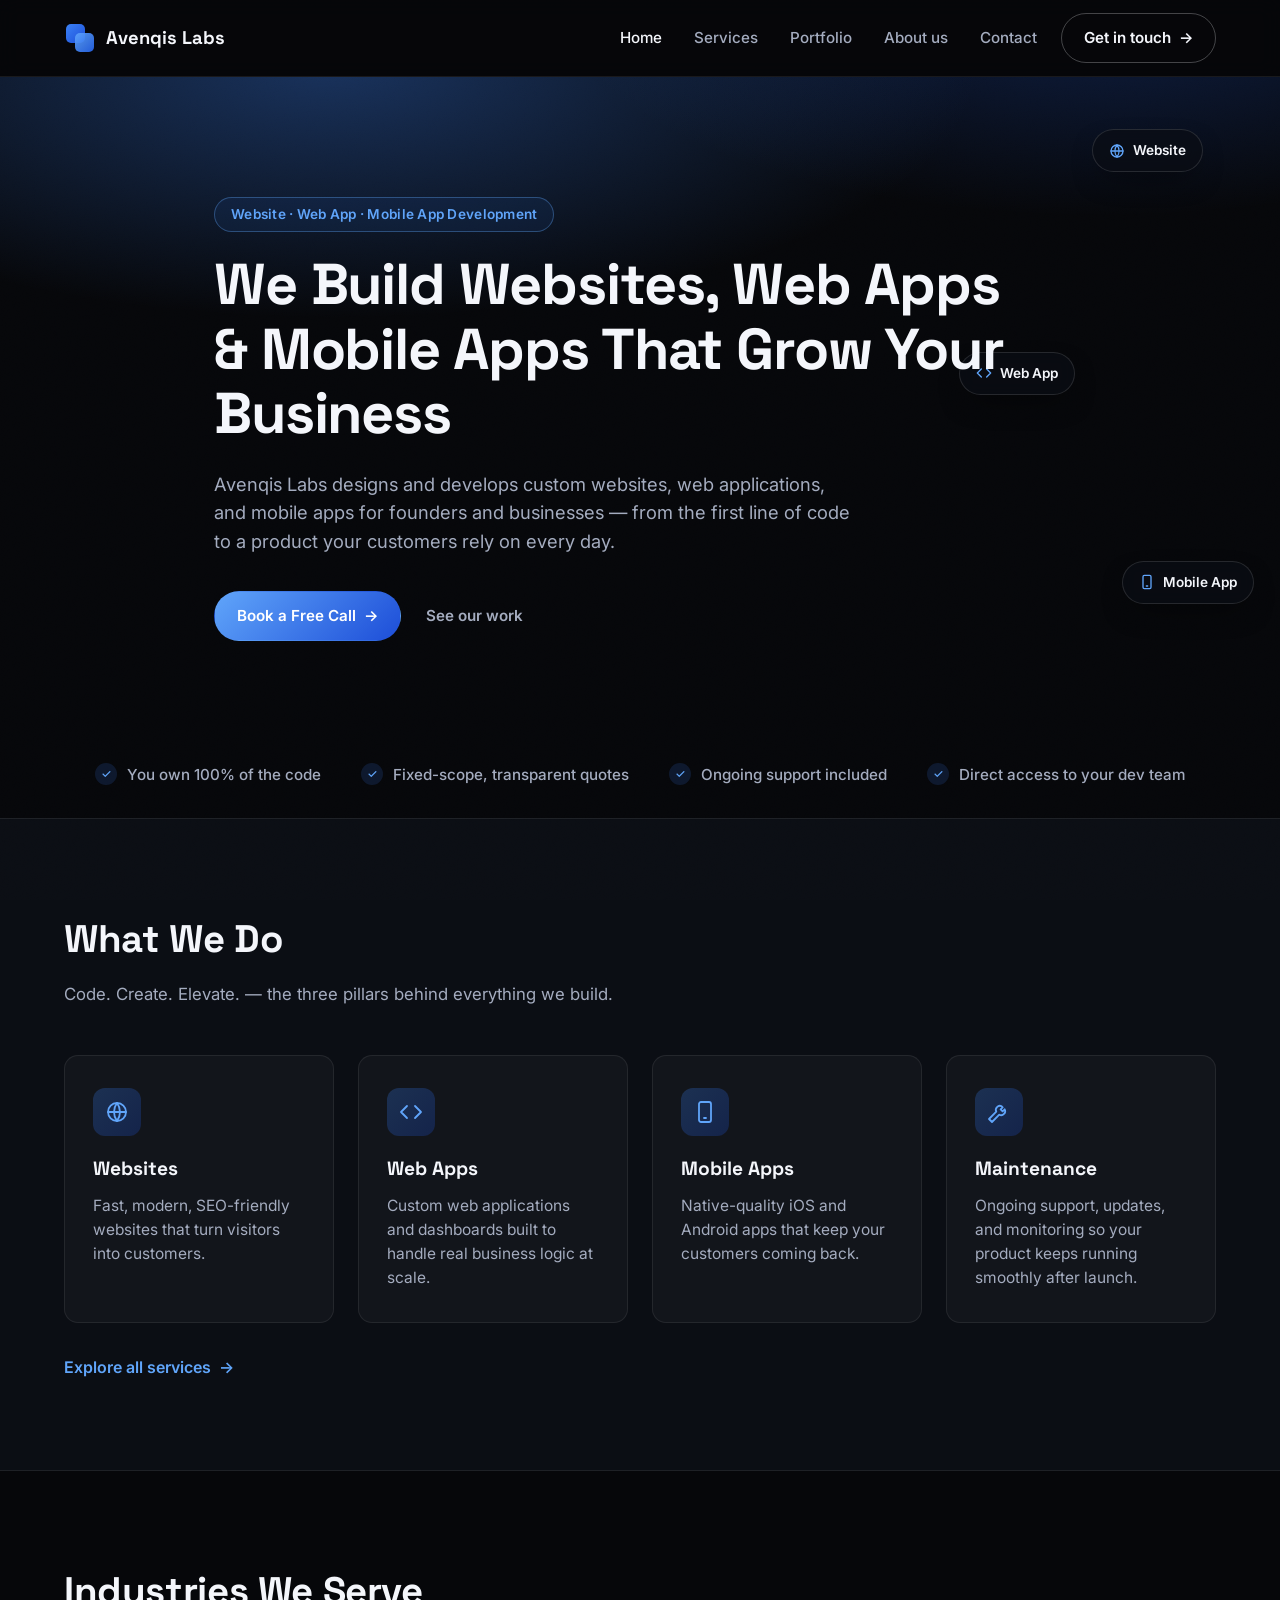
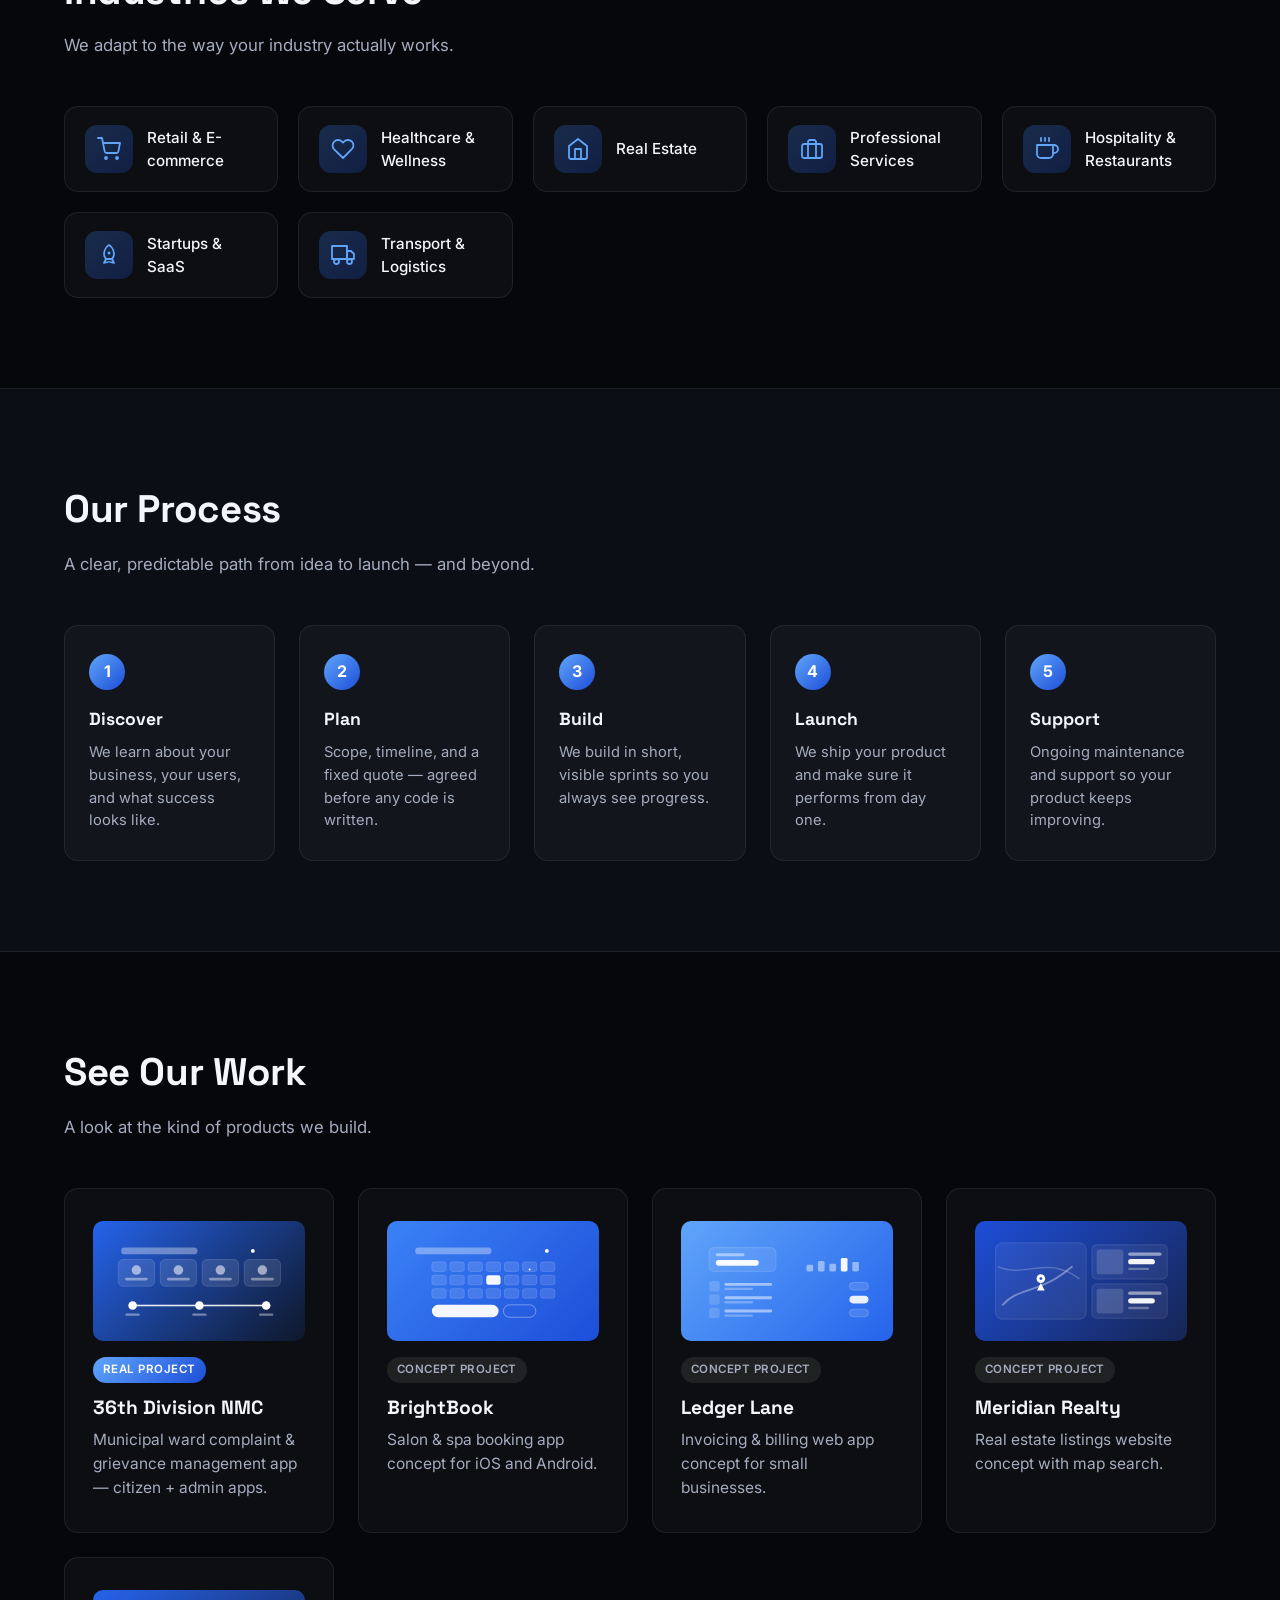
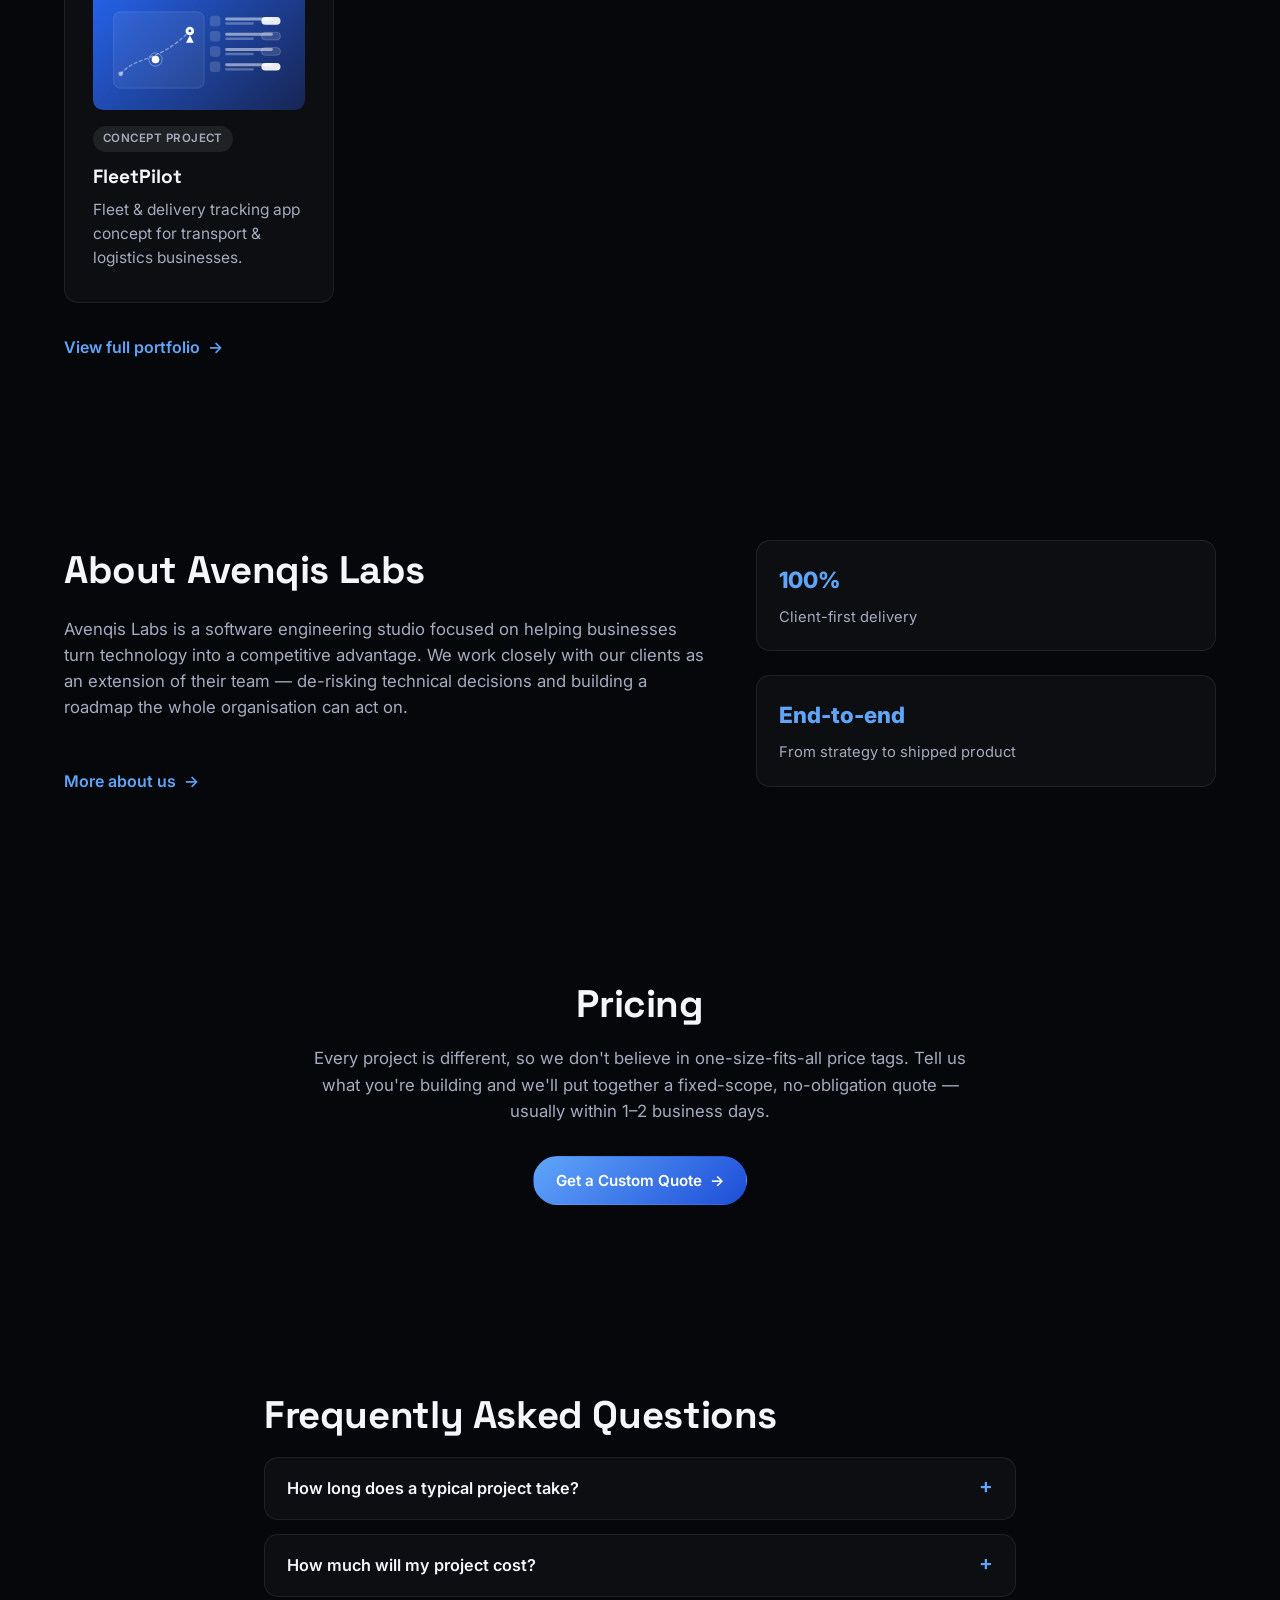
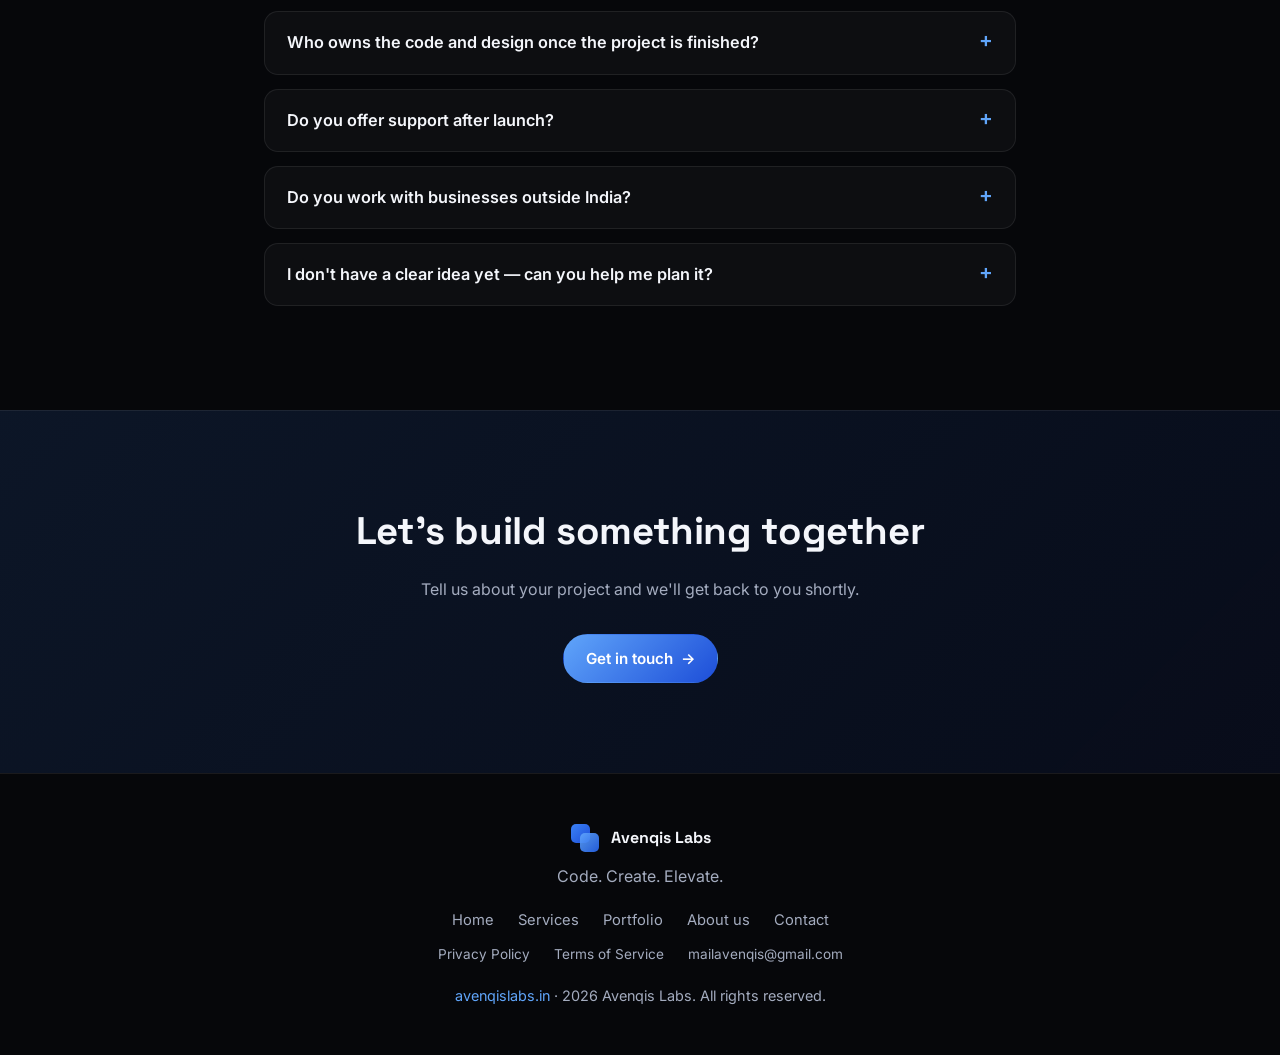
<file: index.html>
<!DOCTYPE html>
<html lang="en">
<head>
  <meta charset="UTF-8" />
  <meta name="viewport" content="width=device-width, initial-scale=1.0" />
  <title>Avenqis Labs — Website, Web &amp; Mobile App Development</title>
  <meta name="description" content="Avenqis Labs designs and builds websites, web applications, and mobile apps for businesses and founders — from first idea to a scalable, production-ready product." />
  <meta name="google-site-verification" content="ASEU326Nq_lVvv_I4R_B0Ywqc64Rmd7ocuXj6wnfUzA" />
  <link rel="canonical" href="https://avenqislabs.in/" />
  <link rel="icon" href="assets/logo-mark.svg" type="image/svg+xml" />
  <noscript><style>.reveal,.reveal-item{opacity:1!important;transform:none!important;}</style></noscript>
  <link rel="preconnect" href="https://fonts.googleapis.com">
  <link rel="preconnect" href="https://fonts.gstatic.com" crossorigin>
  <link href="https://fonts.googleapis.com/css2?family=Inter:wght@400;500;600;700;800&family=Space+Grotesk:wght@500;600;700&display=swap" rel="stylesheet">
  <link rel="stylesheet" href="css/base.css" />
  <link rel="stylesheet" href="css/home.css" />
</head>
<body data-page="home">

  <div id="site-header"></div>

  <main>
    <section class="hero">
      <div class="hero-glow" aria-hidden="true"></div>
      <div class="hero-floaters" aria-hidden="true">
        <span class="floater-chip chip-1">
          <svg viewBox="0 0 24 24"><circle cx="12" cy="12" r="9"/><path d="M3 12h18M12 3a15 15 0 010 18M12 3a15 15 0 000 18"/></svg>
          Website
        </span>
        <span class="floater-chip chip-2">
          <svg viewBox="0 0 24 24"><path d="M8 6L2 12l6 6"/><path d="M16 6l6 6-6 6"/></svg>
          Web App
        </span>
        <span class="floater-chip chip-3">
          <svg viewBox="0 0 24 24"><rect x="6" y="2" width="12" height="20" rx="2"/><line x1="11" y1="18" x2="13" y2="18"/></svg>
          Mobile App
        </span>
      </div>
      <div class="container hero-inner">
        <span class="hero-kicker">Website &middot; Web App &middot; Mobile App Development</span>
        <h1>
          We Build Websites, Web Apps<br class="hide-mobile" />
          &amp; Mobile Apps That Grow Your Business
        </h1>
        <p class="hero-sub">
          Avenqis Labs designs and develops custom websites, web applications,
          and mobile apps for founders and businesses — from the first line
          of code to a product your customers rely on every day.
        </p>
        <div class="hero-actions">
          <a href="/contact" class="btn btn-primary">Book a Free Call <span aria-hidden="true">&rarr;</span></a>
          <a href="/portfolio" class="btn btn-ghost">See our work</a>
        </div>
      </div>
    </section>

    <section class="trust-strip">
      <div class="container trust-strip-inner reveal-stagger">
        <div class="trust-item reveal-item">
          <span class="trust-icon">&#10003;</span>
          <span>You own 100% of the code</span>
        </div>
        <div class="trust-item reveal-item">
          <span class="trust-icon">&#10003;</span>
          <span>Fixed-scope, transparent quotes</span>
        </div>
        <div class="trust-item reveal-item">
          <span class="trust-icon">&#10003;</span>
          <span>Ongoing support included</span>
        </div>
        <div class="trust-item reveal-item">
          <span class="trust-icon">&#10003;</span>
          <span>Direct access to your dev team</span>
        </div>
      </div>
    </section>

    <section class="services-teaser">
      <div class="container">
        <h2 class="section-title reveal">What We Do</h2>
        <p class="section-sub reveal">Code. Create. Elevate. — the three pillars behind everything we build.</p>

        <div class="cards reveal-stagger">
          <article class="card reveal-item">
            <div class="card-icon"><svg viewBox="0 0 24 24"><circle cx="12" cy="12" r="9"/><path d="M3 12h18M12 3a15 15 0 010 18M12 3a15 15 0 000 18"/></svg></div>
            <h3>Websites</h3>
            <p>Fast, modern, SEO-friendly websites that turn visitors into customers.</p>
          </article>
          <article class="card reveal-item">
            <div class="card-icon"><svg viewBox="0 0 24 24"><path d="M8 6L2 12l6 6"/><path d="M16 6l6 6-6 6"/></svg></div>
            <h3>Web Apps</h3>
            <p>Custom web applications and dashboards built to handle real business logic at scale.</p>
          </article>
          <article class="card reveal-item">
            <div class="card-icon"><svg viewBox="0 0 24 24"><rect x="6" y="2" width="12" height="20" rx="2"/><line x1="11" y1="18" x2="13" y2="18"/></svg></div>
            <h3>Mobile Apps</h3>
            <p>Native-quality iOS and Android apps that keep your customers coming back.</p>
          </article>
          <article class="card reveal-item">
            <div class="card-icon"><svg viewBox="0 0 24 24"><path d="M14.7 6.3a4 4 0 00-5.4 5.4L2 19l3 3 7.3-7.3a4 4 0 005.4-5.4l-2.1 2.1-2-2 2.1-2.1z"/></svg></div>
            <h3>Maintenance</h3>
            <p>Ongoing support, updates, and monitoring so your product keeps running smoothly after launch.</p>
          </article>
        </div>

        <a href="/services" class="section-link">Explore all services <span aria-hidden="true">&rarr;</span></a>
      </div>
    </section>

    <section class="industries">
      <div class="container">
        <h2 class="section-title reveal">Industries We Serve</h2>
        <p class="section-sub reveal">We adapt to the way your industry actually works.</p>

        <div class="industry-grid reveal-stagger">
          <div class="industry-item reveal-item">
            <div class="card-icon"><svg viewBox="0 0 24 24"><circle cx="9" cy="21" r="1"/><circle cx="20" cy="21" r="1"/><path d="M1 1h4l2.68 13.39a2 2 0 002 1.61h9.72a2 2 0 002-1.61L23 6H6"/></svg></div>
            <span>Retail &amp; E-commerce</span>
          </div>
          <div class="industry-item reveal-item">
            <div class="card-icon"><svg viewBox="0 0 24 24"><path d="M20.8 4.6a5.5 5.5 0 00-7.8 0L12 5.6l-1-1a5.5 5.5 0 10-7.8 7.8l1 1L12 21l7.8-7.8 1-1a5.5 5.5 0 000-7.8z"/></svg></div>
            <span>Healthcare &amp; Wellness</span>
          </div>
          <div class="industry-item reveal-item">
            <div class="card-icon"><svg viewBox="0 0 24 24"><path d="M3 9l9-7 9 7v11a2 2 0 01-2 2H5a2 2 0 01-2-2z"/><path d="M9 22V12h6v10"/></svg></div>
            <span>Real Estate</span>
          </div>
          <div class="industry-item reveal-item">
            <div class="card-icon"><svg viewBox="0 0 24 24"><rect x="2" y="7" width="20" height="14" rx="2"/><path d="M16 21V5a2 2 0 00-2-2h-4a2 2 0 00-2 2v16"/></svg></div>
            <span>Professional Services</span>
          </div>
          <div class="industry-item reveal-item">
            <div class="card-icon"><svg viewBox="0 0 24 24"><path d="M18 8h1a4 4 0 010 8h-1"/><path d="M2 8h16v9a4 4 0 01-4 4H6a4 4 0 01-4-4z"/><line x1="6" y1="1" x2="6" y2="4"/><line x1="10" y1="1" x2="10" y2="4"/><line x1="14" y1="1" x2="14" y2="4"/></svg></div>
            <span>Hospitality &amp; Restaurants</span>
          </div>
          <div class="industry-item reveal-item">
            <div class="card-icon"><svg viewBox="0 0 24 24"><path d="M12 2s5 3 5 9c0 3-2 5-2 5H9s-2-2-2-5c0-6 5-9 5-9z"/><circle cx="12" cy="10" r="1.5" fill="currentColor" stroke="none"/><path d="M9 16l-2 4 4-1"/><path d="M15 16l2 4-4-1"/></svg></div>
            <span>Startups &amp; SaaS</span>
          </div>
          <div class="industry-item reveal-item">
            <div class="card-icon"><svg viewBox="0 0 24 24"><rect x="1" y="3" width="15" height="13"/><path d="M16 8h4l3 3v5h-7z"/><circle cx="5.5" cy="18.5" r="2.5"/><circle cx="18.5" cy="18.5" r="2.5"/></svg></div>
            <span>Transport &amp; Logistics</span>
          </div>
        </div>
      </div>
    </section>

    <section class="process">
      <div class="container">
        <h2 class="section-title reveal">Our Process</h2>
        <p class="section-sub reveal">A clear, predictable path from idea to launch — and beyond.</p>

        <div class="process-steps reveal-stagger">
          <div class="process-step reveal-item">
            <span class="process-num">1</span>
            <h3>Discover</h3>
            <p>We learn about your business, your users, and what success looks like.</p>
          </div>
          <div class="process-step reveal-item">
            <span class="process-num">2</span>
            <h3>Plan</h3>
            <p>Scope, timeline, and a fixed quote — agreed before any code is written.</p>
          </div>
          <div class="process-step reveal-item">
            <span class="process-num">3</span>
            <h3>Build</h3>
            <p>We build in short, visible sprints so you always see progress.</p>
          </div>
          <div class="process-step reveal-item">
            <span class="process-num">4</span>
            <h3>Launch</h3>
            <p>We ship your product and make sure it performs from day one.</p>
          </div>
          <div class="process-step reveal-item">
            <span class="process-num">5</span>
            <h3>Support</h3>
            <p>Ongoing maintenance and support so your product keeps improving.</p>
          </div>
        </div>
      </div>
    </section>

    <section class="portfolio-preview">
      <div class="container">
        <h2 class="section-title reveal">See Our Work</h2>
        <p class="section-sub reveal">A look at the kind of products we build.</p>

        <div class="cards reveal-stagger">
          <article class="card portfolio-mini-card reveal-item">
            <div class="portfolio-mini-visual" style="background: linear-gradient(135deg, #2563eb, #0f172a);">
              <svg viewBox="0 0 400 200" xmlns="http://www.w3.org/2000/svg" aria-hidden="true">
                <rect x="36" y="30" width="160" height="14" rx="7" fill="rgba(255,255,255,0.35)"/>
                <circle cx="312" cy="37" r="4" fill="#ffffff"/>
                <rect x="30" y="55" width="76" height="56" rx="10" fill="rgba(255,255,255,0.1)" stroke="rgba(255,255,255,0.3)"/>
                <circle cx="68" cy="77" r="10" fill="rgba(255,255,255,0.55)"/>
                <rect x="44" y="93" width="48" height="6" rx="3" fill="rgba(255,255,255,0.4)"/>
                <rect x="118" y="55" width="76" height="56" rx="10" fill="rgba(255,255,255,0.1)" stroke="rgba(255,255,255,0.3)"/>
                <circle cx="156" cy="77" r="10" fill="rgba(255,255,255,0.55)"/>
                <rect x="132" y="93" width="48" height="6" rx="3" fill="rgba(255,255,255,0.4)"/>
                <rect x="206" y="55" width="76" height="56" rx="10" fill="rgba(255,255,255,0.1)" stroke="rgba(255,255,255,0.3)"/>
                <circle cx="244" cy="77" r="10" fill="rgba(255,255,255,0.55)"/>
                <rect x="220" y="93" width="48" height="6" rx="3" fill="rgba(255,255,255,0.4)"/>
                <rect x="294" y="55" width="76" height="56" rx="10" fill="rgba(255,255,255,0.1)" stroke="rgba(255,255,255,0.3)"/>
                <circle cx="332" cy="77" r="10" fill="rgba(255,255,255,0.55)"/>
                <rect x="308" y="93" width="48" height="6" rx="3" fill="rgba(255,255,255,0.4)"/>
                <rect x="60" y="150" width="280" height="3" rx="1.5" fill="rgba(255,255,255,0.25)"/>
                <rect x="60" y="150" width="280" height="3" rx="1.5" fill="#ffffff" fill-opacity="0.85"/>
                <circle cx="60" cy="151.5" r="9" fill="#ffffff"/>
                <circle cx="200" cy="151.5" r="9" fill="#ffffff"/>
                <circle cx="340" cy="151.5" r="9" fill="#ffffff"/>
                <rect x="45" y="168" width="30" height="5" rx="2.5" fill="rgba(255,255,255,0.4)"/>
                <rect x="185" y="168" width="30" height="5" rx="2.5" fill="rgba(255,255,255,0.4)"/>
                <rect x="325" y="168" width="30" height="5" rx="2.5" fill="rgba(255,255,255,0.4)"/>
              </svg>
            </div>
            <span class="real-badge">Real Project</span>
            <h3>36th Division NMC</h3>
            <p>Municipal ward complaint &amp; grievance management app — citizen + admin apps.</p>
          </article>
          <article class="card portfolio-mini-card reveal-item">
            <div class="portfolio-mini-visual" style="background: linear-gradient(135deg, #3b82f6, #1d4ed8);">
              <svg viewBox="0 0 400 200" xmlns="http://www.w3.org/2000/svg" aria-hidden="true">
                <rect x="36" y="30" width="160" height="14" rx="7" fill="rgba(255,255,255,0.35)"/>
                <circle cx="312" cy="37" r="4" fill="#ffffff"/>
                <rect x="71" y="60" width="30" height="20" rx="5" fill="rgba(255,255,255,0.12)" stroke="rgba(255,255,255,0.3)"/>
                <rect x="109" y="60" width="30" height="20" rx="5" fill="rgba(255,255,255,0.12)" stroke="rgba(255,255,255,0.3)"/>
                <rect x="147" y="60" width="30" height="20" rx="5" fill="rgba(255,255,255,0.12)" stroke="rgba(255,255,255,0.3)"/>
                <rect x="185" y="60" width="30" height="20" rx="5" fill="rgba(255,255,255,0.12)" stroke="rgba(255,255,255,0.3)"/>
                <rect x="223" y="60" width="30" height="20" rx="5" fill="rgba(255,255,255,0.12)" stroke="rgba(255,255,255,0.3)"/>
                <rect x="261" y="60" width="30" height="20" rx="5" fill="rgba(255,255,255,0.12)" stroke="rgba(255,255,255,0.3)"/>
                <circle cx="276" cy="76" r="2" fill="#ffffff"/>
                <rect x="299" y="60" width="30" height="20" rx="5" fill="rgba(255,255,255,0.12)" stroke="rgba(255,255,255,0.3)"/>
                <rect x="71" y="88" width="30" height="20" rx="5" fill="rgba(255,255,255,0.12)" stroke="rgba(255,255,255,0.3)"/>
                <rect x="109" y="88" width="30" height="20" rx="5" fill="rgba(255,255,255,0.12)" stroke="rgba(255,255,255,0.3)"/>
                <rect x="147" y="88" width="30" height="20" rx="5" fill="rgba(255,255,255,0.12)" stroke="rgba(255,255,255,0.3)"/>
                <rect x="185" y="88" width="30" height="20" rx="5" fill="#ffffff" fill-opacity="0.95"/>
                <rect x="223" y="88" width="30" height="20" rx="5" fill="rgba(255,255,255,0.12)" stroke="rgba(255,255,255,0.3)"/>
                <rect x="261" y="88" width="30" height="20" rx="5" fill="rgba(255,255,255,0.12)" stroke="rgba(255,255,255,0.3)"/>
                <rect x="299" y="88" width="30" height="20" rx="5" fill="rgba(255,255,255,0.12)" stroke="rgba(255,255,255,0.3)"/>
                <rect x="71" y="116" width="30" height="20" rx="5" fill="rgba(255,255,255,0.12)" stroke="rgba(255,255,255,0.3)"/>
                <rect x="109" y="116" width="30" height="20" rx="5" fill="rgba(255,255,255,0.12)" stroke="rgba(255,255,255,0.3)"/>
                <rect x="147" y="116" width="30" height="20" rx="5" fill="rgba(255,255,255,0.12)" stroke="rgba(255,255,255,0.3)"/>
                <rect x="185" y="116" width="30" height="20" rx="5" fill="rgba(255,255,255,0.12)" stroke="rgba(255,255,255,0.3)"/>
                <rect x="223" y="116" width="30" height="20" rx="5" fill="rgba(255,255,255,0.12)" stroke="rgba(255,255,255,0.3)"/>
                <rect x="261" y="116" width="30" height="20" rx="5" fill="rgba(255,255,255,0.12)" stroke="rgba(255,255,255,0.3)"/>
                <rect x="299" y="116" width="30" height="20" rx="5" fill="rgba(255,255,255,0.12)" stroke="rgba(255,255,255,0.3)"/>
                <rect x="71" y="150" width="140" height="26" rx="13" fill="#ffffff" fill-opacity="0.95"/>
                <rect x="221" y="150" width="68" height="26" rx="13" fill="none" stroke="rgba(255,255,255,0.5)" stroke-width="1.5"/>
              </svg>
            </div>
            <span class="concept-badge">Concept Project</span>
            <h3>BrightBook</h3>
            <p>Salon &amp; spa booking app concept for iOS and Android.</p>
          </article>
          <article class="card portfolio-mini-card reveal-item">
            <div class="portfolio-mini-visual" style="background: linear-gradient(135deg, #60a5fa, #2563eb);">
              <svg viewBox="0 0 400 200" xmlns="http://www.w3.org/2000/svg" aria-hidden="true">
                <rect x="36" y="30" width="140" height="50" rx="10" fill="rgba(255,255,255,0.08)" stroke="rgba(255,255,255,0.3)"/>
                <rect x="50" y="42" width="60" height="6" rx="3" fill="rgba(255,255,255,0.45)"/>
                <rect x="50" y="56" width="90" height="12" rx="6" fill="#ffffff" fill-opacity="0.95"/>
                <rect x="240" y="66" width="14" height="14" rx="3" fill="rgba(255,255,255,0.45)"/>
                <rect x="264" y="58" width="14" height="22" rx="3" fill="rgba(255,255,255,0.45)"/>
                <rect x="288" y="64" width="14" height="16" rx="3" fill="rgba(255,255,255,0.45)"/>
                <rect x="312" y="52" width="14" height="28" rx="3" fill="#ffffff" fill-opacity="0.95"/>
                <rect x="336" y="60" width="14" height="20" rx="3" fill="rgba(255,255,255,0.45)"/>
                <rect x="36" y="100" width="22" height="22" rx="6" fill="rgba(255,255,255,0.15)"/>
                <rect x="68" y="104" width="100" height="6" rx="3" fill="rgba(255,255,255,0.5)"/>
                <rect x="68" y="114" width="60" height="5" rx="2.5" fill="rgba(255,255,255,0.28)"/>
                <rect x="330" y="103" width="40" height="16" rx="8" fill="rgba(255,255,255,0.12)" stroke="rgba(255,255,255,0.4)"/>
                <rect x="36" y="128" width="22" height="22" rx="6" fill="rgba(255,255,255,0.15)"/>
                <rect x="68" y="132" width="100" height="6" rx="3" fill="rgba(255,255,255,0.5)"/>
                <rect x="68" y="142" width="60" height="5" rx="2.5" fill="rgba(255,255,255,0.28)"/>
                <rect x="330" y="131" width="40" height="16" rx="8" fill="#ffffff" fill-opacity="0.9"/>
                <rect x="36" y="156" width="22" height="22" rx="6" fill="rgba(255,255,255,0.15)"/>
                <rect x="68" y="160" width="100" height="6" rx="3" fill="rgba(255,255,255,0.5)"/>
                <rect x="68" y="170" width="60" height="5" rx="2.5" fill="rgba(255,255,255,0.28)"/>
                <rect x="330" y="159" width="40" height="16" rx="8" fill="rgba(255,255,255,0.12)" stroke="rgba(255,255,255,0.4)"/>
              </svg>
            </div>
            <span class="concept-badge">Concept Project</span>
            <h3>Ledger Lane</h3>
            <p>Invoicing &amp; billing web app concept for small businesses.</p>
          </article>
          <article class="card portfolio-mini-card reveal-item">
            <div class="portfolio-mini-visual" style="background: linear-gradient(135deg, #1d4ed8, #172554);">
              <svg viewBox="0 0 400 200" xmlns="http://www.w3.org/2000/svg" aria-hidden="true">
                <rect x="20" y="20" width="190" height="160" rx="14" fill="rgba(255,255,255,0.06)" stroke="rgba(255,255,255,0.25)"/>
                <path d="M35,150 C70,110 110,130 180,70" stroke="rgba(255,255,255,0.35)" stroke-width="4" fill="none" stroke-linecap="round"/>
                <path d="M25,70 C80,95 130,45 195,95" stroke="rgba(255,255,255,0.22)" stroke-width="3" fill="none" stroke-linecap="round"/>
                <circle cx="115" cy="95" r="9" fill="#ffffff"/>
                <path d="M115,104 L107,120 L123,120 Z" fill="#ffffff"/>
                <circle cx="115" cy="95" r="3" fill="#1d4ed8"/>
                <rect x="222" y="24" width="158" height="72" rx="10" fill="rgba(255,255,255,0.06)" stroke="rgba(255,255,255,0.25)"/>
                <rect x="232" y="34" width="56" height="52" rx="6" fill="rgba(255,255,255,0.15)"/>
                <rect x="298" y="40" width="70" height="7" rx="3.5" fill="rgba(255,255,255,0.5)"/>
                <rect x="298" y="54" width="56" height="11" rx="5.5" fill="#ffffff" fill-opacity="0.95"/>
                <rect x="298" y="72" width="44" height="5" rx="2.5" fill="rgba(255,255,255,0.3)"/>
                <rect x="222" y="106" width="158" height="72" rx="10" fill="rgba(255,255,255,0.06)" stroke="rgba(255,255,255,0.25)"/>
                <rect x="232" y="116" width="56" height="52" rx="6" fill="rgba(255,255,255,0.15)"/>
                <rect x="298" y="122" width="70" height="7" rx="3.5" fill="rgba(255,255,255,0.5)"/>
                <rect x="298" y="136" width="56" height="11" rx="5.5" fill="#ffffff" fill-opacity="0.95"/>
                <rect x="298" y="154" width="44" height="5" rx="2.5" fill="rgba(255,255,255,0.3)"/>
              </svg>
            </div>
            <span class="concept-badge">Concept Project</span>
            <h3>Meridian Realty</h3>
            <p>Real estate listings website concept with map search.</p>
          </article>
          <article class="card portfolio-mini-card reveal-item">
            <div class="portfolio-mini-visual" style="background: linear-gradient(135deg, #2563eb, #172554);">
              <svg viewBox="0 0 400 200" xmlns="http://www.w3.org/2000/svg" aria-hidden="true">
                <rect x="20" y="20" width="190" height="160" rx="14" fill="rgba(255,255,255,0.06)" stroke="rgba(255,255,255,0.25)"/>
                <path d="M35,150 C70,110 110,130 180,60" stroke="rgba(255,255,255,0.4)" stroke-width="3" fill="none" stroke-linecap="round" stroke-dasharray="6,6"/>
                <circle cx="35" cy="150" r="5" fill="rgba(255,255,255,0.5)"/>
                <circle cx="108" cy="120" r="14" fill="none" stroke="#ffffff" stroke-opacity="0.35" stroke-width="2"/>
                <circle cx="108" cy="120" r="8" fill="#ffffff"/>
                <circle cx="180" cy="60" r="9" fill="#ffffff"/>
                <path d="M180,69 L172,85 L188,85 Z" fill="#ffffff"/>
                <circle cx="180" cy="60" r="3" fill="#1d4ed8"/>
                <rect x="222" y="28" width="22" height="22" rx="6" fill="rgba(255,255,255,0.15)"/>
                <rect x="254" y="32" width="100" height="6" rx="3" fill="rgba(255,255,255,0.5)"/>
                <rect x="254" y="42" width="60" height="5" rx="2.5" fill="rgba(255,255,255,0.28)"/>
                <rect x="330" y="31" width="40" height="16" rx="8" fill="#ffffff" fill-opacity="0.9"/>
                <rect x="222" y="60" width="22" height="22" rx="6" fill="rgba(255,255,255,0.15)"/>
                <rect x="254" y="64" width="100" height="6" rx="3" fill="rgba(255,255,255,0.5)"/>
                <rect x="254" y="74" width="60" height="5" rx="2.5" fill="rgba(255,255,255,0.28)"/>
                <rect x="330" y="63" width="40" height="16" rx="8" fill="rgba(255,255,255,0.12)" stroke="rgba(255,255,255,0.4)"/>
                <rect x="222" y="92" width="22" height="22" rx="6" fill="rgba(255,255,255,0.15)"/>
                <rect x="254" y="96" width="100" height="6" rx="3" fill="rgba(255,255,255,0.5)"/>
                <rect x="254" y="106" width="60" height="5" rx="2.5" fill="rgba(255,255,255,0.28)"/>
                <rect x="330" y="95" width="40" height="16" rx="8" fill="rgba(255,255,255,0.12)" stroke="rgba(255,255,255,0.4)"/>
                <rect x="222" y="124" width="22" height="22" rx="6" fill="rgba(255,255,255,0.15)"/>
                <rect x="254" y="128" width="100" height="6" rx="3" fill="rgba(255,255,255,0.5)"/>
                <rect x="254" y="138" width="60" height="5" rx="2.5" fill="rgba(255,255,255,0.28)"/>
                <rect x="330" y="127" width="40" height="16" rx="8" fill="#ffffff" fill-opacity="0.9"/>
              </svg>
            </div>
            <span class="concept-badge">Concept Project</span>
            <h3>FleetPilot</h3>
            <p>Fleet &amp; delivery tracking app concept for transport &amp; logistics businesses.</p>
          </article>
        </div>

        <a href="/portfolio" class="section-link">View full portfolio <span aria-hidden="true">&rarr;</span></a>
      </div>
    </section>

    <section class="about-teaser">
      <div class="container about-teaser-inner reveal-stagger">
        <div class="reveal-item">
          <h2 class="section-title">About Avenqis Labs</h2>
          <p>
            Avenqis Labs is a software engineering studio focused on helping
            businesses turn technology into a competitive advantage. We work
            closely with our clients as an extension of their team —
            de-risking technical decisions and building a roadmap the whole
            organisation can act on.
          </p>
          <a href="/about" class="section-link">More about us <span aria-hidden="true">&rarr;</span></a>
        </div>
        <div class="about-teaser-stats reveal-item">
          <div class="stat">
            <span class="stat-num">100%</span>
            <span class="stat-label">Client-first delivery</span>
          </div>
          <div class="stat">
            <span class="stat-num">End-to-end</span>
            <span class="stat-label">From strategy to shipped product</span>
          </div>
        </div>
      </div>
    </section>

    <section class="pricing-section">
      <div class="container pricing-inner reveal">
        <h2 class="section-title">Pricing</h2>
        <p class="section-sub">
          Every project is different, so we don't believe in one-size-fits-all
          price tags. Tell us what you're building and we'll put together a
          fixed-scope, no-obligation quote — usually within 1–2 business days.
        </p>
        <a href="/contact" class="btn btn-primary">Get a Custom Quote <span aria-hidden="true">&rarr;</span></a>
      </div>
    </section>

    <section class="faq">
      <div class="container faq-inner reveal-stagger">
        <h2 class="section-title reveal-item">Frequently Asked Questions</h2>

        <details class="faq-item reveal-item">
          <summary>How long does a typical project take?</summary>
          <p>Most websites take 2–4 weeks, web apps 4–10 weeks, and mobile apps 8–14 weeks depending on scope. You'll get a specific timeline as part of your quote before any work begins.</p>
        </details>
        <details class="faq-item reveal-item">
          <summary>How much will my project cost?</summary>
          <p>It depends on scope and complexity. We provide a fixed, custom quote after a short discovery call — no surprise invoices along the way.</p>
        </details>
        <details class="faq-item reveal-item">
          <summary>Who owns the code and design once the project is finished?</summary>
          <p>You do — 100%. Once your project is paid in full, all code, design files, and assets belong to you outright.</p>
        </details>
        <details class="faq-item reveal-item">
          <summary>Do you offer support after launch?</summary>
          <p>Yes. Every project includes a post-launch support window, and we offer ongoing maintenance plans for ports, updates, and monitoring after that.</p>
        </details>
        <details class="faq-item reveal-item">
          <summary>Do you work with businesses outside India?</summary>
          <p>Yes — we work with clients across time zones, including the US. We're available 24/7 and happy to schedule calls whenever works best for you.</p>
        </details>
        <details class="faq-item reveal-item">
          <summary>I don't have a clear idea yet — can you help me plan it?</summary>
          <p>Absolutely. The "Discover" phase of our process exists exactly for this — we'll help you turn a rough idea into a clear, scoped plan.</p>
        </details>
      </div>
    </section>

    <section class="contact-teaser">
      <div class="container reveal">
        <h2 class="section-title">Let's build something together</h2>
        <p>Tell us about your project and we'll get back to you shortly.</p>
        <a href="/contact" class="btn btn-primary">Get in touch <span aria-hidden="true">&rarr;</span></a>
      </div>
    </section>
  </main>

  <div id="site-footer"></div>

  <script src="js/partials.js"></script>
  <script src="js/nav.js"></script>
  <script src="js/enhance.js"></script>
</body>
</html>
</file>
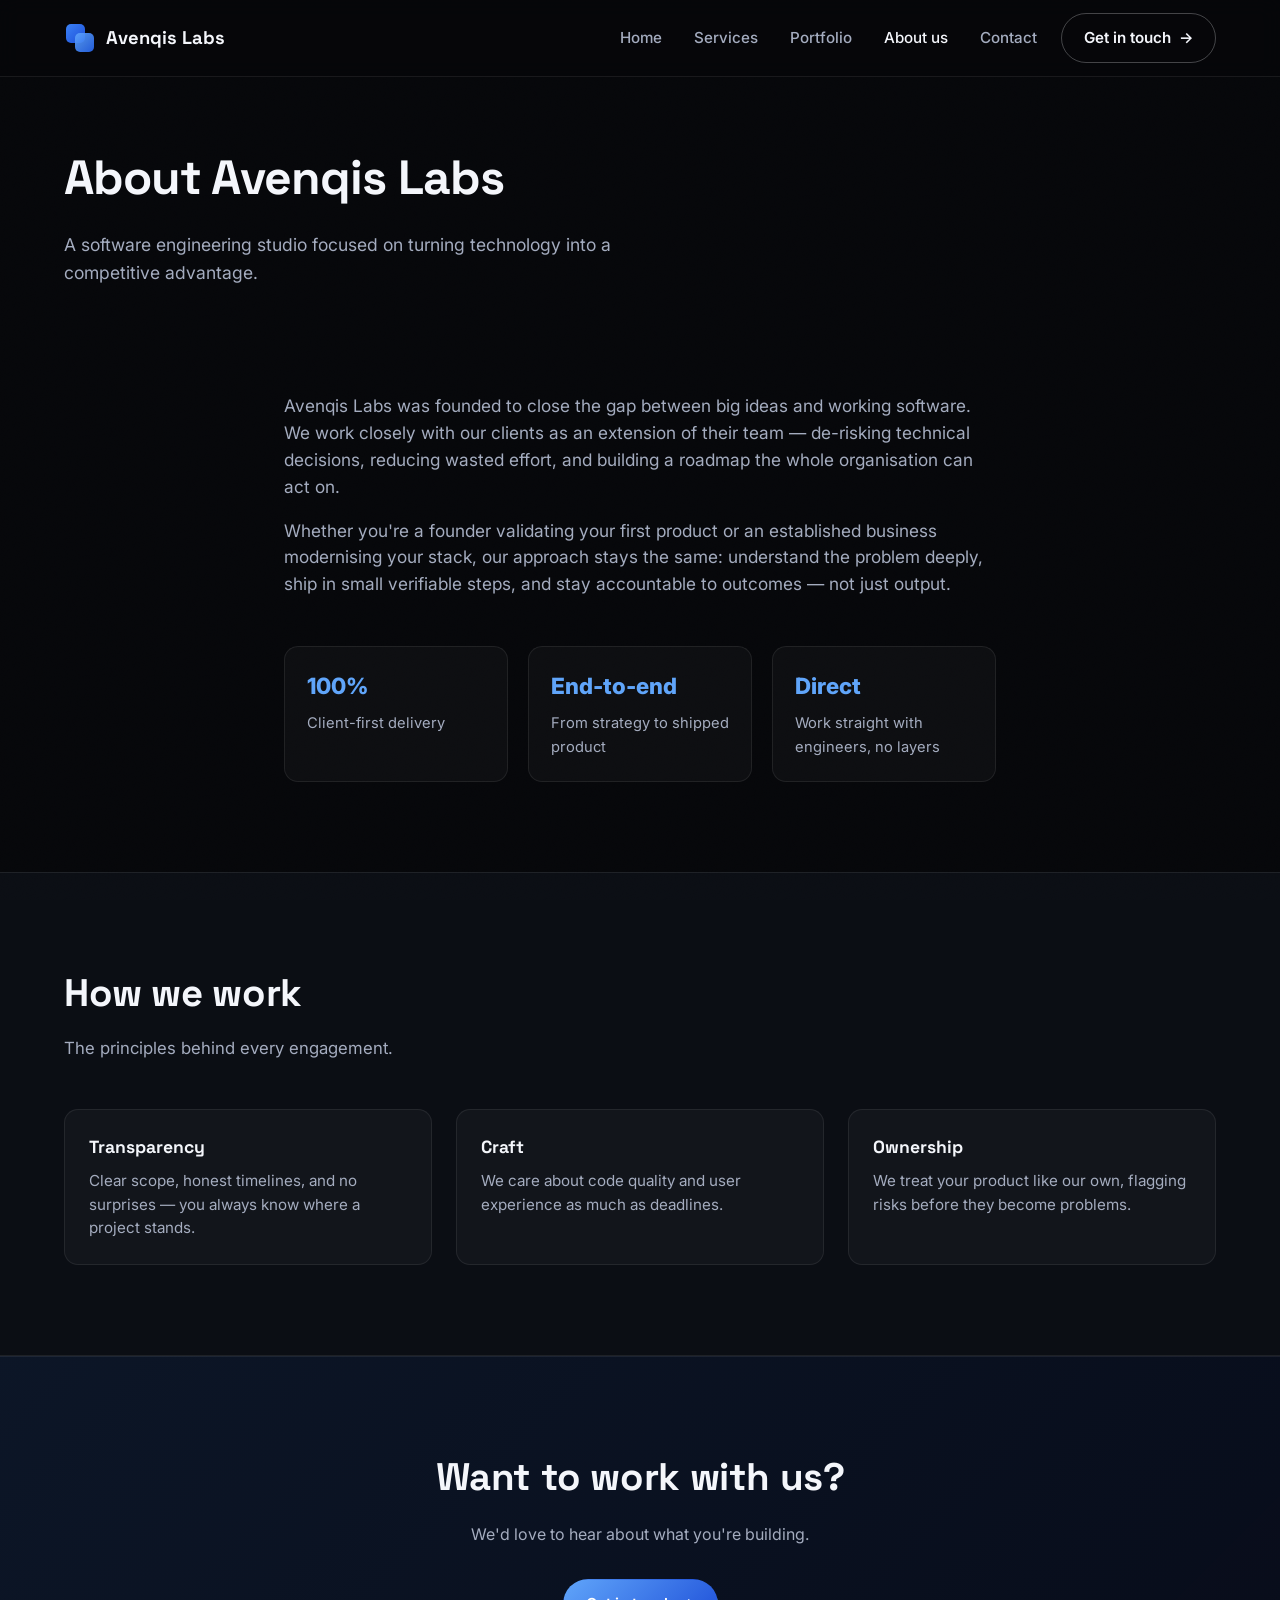
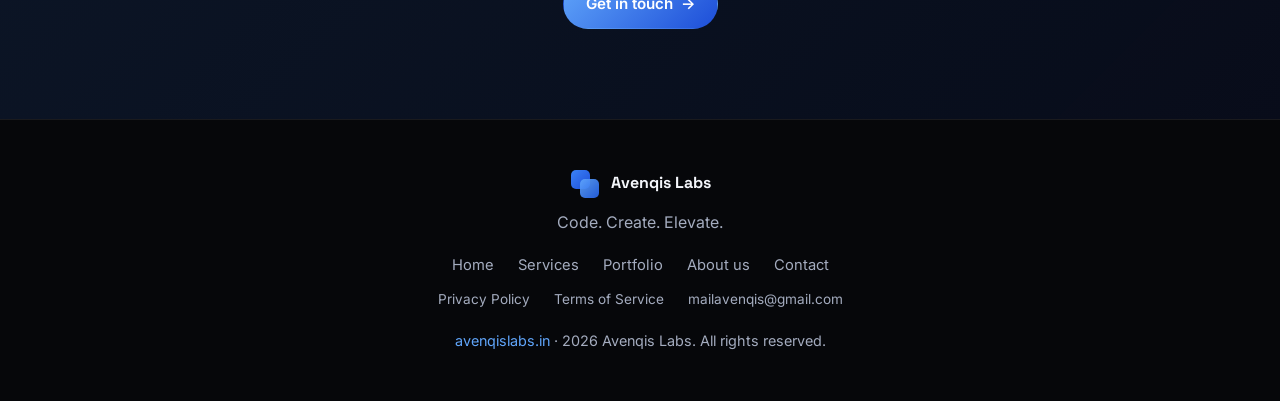
<file: about.html>
<!DOCTYPE html>
<html lang="en">
<head>
  <meta charset="UTF-8" />
  <meta name="viewport" content="width=device-width, initial-scale=1.0" />
  <title>About us — Avenqis Labs</title>
  <meta name="description" content="Avenqis Labs is a software engineering studio focused on turning technology into a competitive advantage for our clients." />
  <link rel="canonical" href="https://avenqislabs.in/about" />
  <link rel="icon" href="assets/logo-mark.svg" type="image/svg+xml" />
  <noscript><style>.reveal,.reveal-item{opacity:1!important;transform:none!important;}</style></noscript>
  <link rel="preconnect" href="https://fonts.googleapis.com">
  <link rel="preconnect" href="https://fonts.gstatic.com" crossorigin>
  <link href="https://fonts.googleapis.com/css2?family=Inter:wght@400;500;600;700;800&family=Space+Grotesk:wght@500;600;700&display=swap" rel="stylesheet">
  <link rel="stylesheet" href="css/base.css" />
  <link rel="stylesheet" href="css/about.css" />
</head>
<body data-page="about">

  <div id="site-header"></div>

  <main>
    <section class="page-header">
      <div class="container reveal">
        <h1>About Avenqis Labs</h1>
        <p>A software engineering studio focused on turning technology into a competitive advantage.</p>
      </div>
    </section>

    <section>
      <div class="container about-mission reveal">
        <p>
          Avenqis Labs was founded to close the gap between big ideas and
          working software. We work closely with our clients as an
          extension of their team — de-risking technical decisions, reducing
          wasted effort, and building a roadmap the whole organisation can
          act on.
        </p>
        <p>
          Whether you're a founder validating your first product or an
          established business modernising your stack, our approach stays
          the same: understand the problem deeply, ship in small
          verifiable steps, and stay accountable to outcomes — not just
          output.
        </p>

        <div class="about-stats-grid reveal-stagger">
          <div class="stat reveal-item">
            <span class="stat-num">100%</span>
            <span class="stat-label">Client-first delivery</span>
          </div>
          <div class="stat reveal-item">
            <span class="stat-num">End-to-end</span>
            <span class="stat-label">From strategy to shipped product</span>
          </div>
          <div class="stat reveal-item">
            <span class="stat-num">Direct</span>
            <span class="stat-label">Work straight with engineers, no layers</span>
          </div>
        </div>
      </div>
    </section>

    <section class="values-section">
      <div class="container">
        <h2 class="section-title reveal">How we work</h2>
        <p class="section-sub reveal">The principles behind every engagement.</p>

        <div class="values-grid reveal-stagger">
          <div class="value-item reveal-item">
            <h3>Transparency</h3>
            <p>Clear scope, honest timelines, and no surprises — you always know where a project stands.</p>
          </div>
          <div class="value-item reveal-item">
            <h3>Craft</h3>
            <p>We care about code quality and user experience as much as deadlines.</p>
          </div>
          <div class="value-item reveal-item">
            <h3>Ownership</h3>
            <p>We treat your product like our own, flagging risks before they become problems.</p>
          </div>
        </div>
      </div>
    </section>

    <section class="contact-teaser">
      <div class="container reveal">
        <h2 class="section-title">Want to work with us?</h2>
        <p>We'd love to hear about what you're building.</p>
        <a href="/contact" class="btn btn-primary">Get in touch <span aria-hidden="true">&rarr;</span></a>
      </div>
    </section>
  </main>

  <div id="site-footer"></div>

  <script src="js/partials.js"></script>
  <script src="js/nav.js"></script>
  <script src="js/enhance.js"></script>
</body>
</html>
</file>
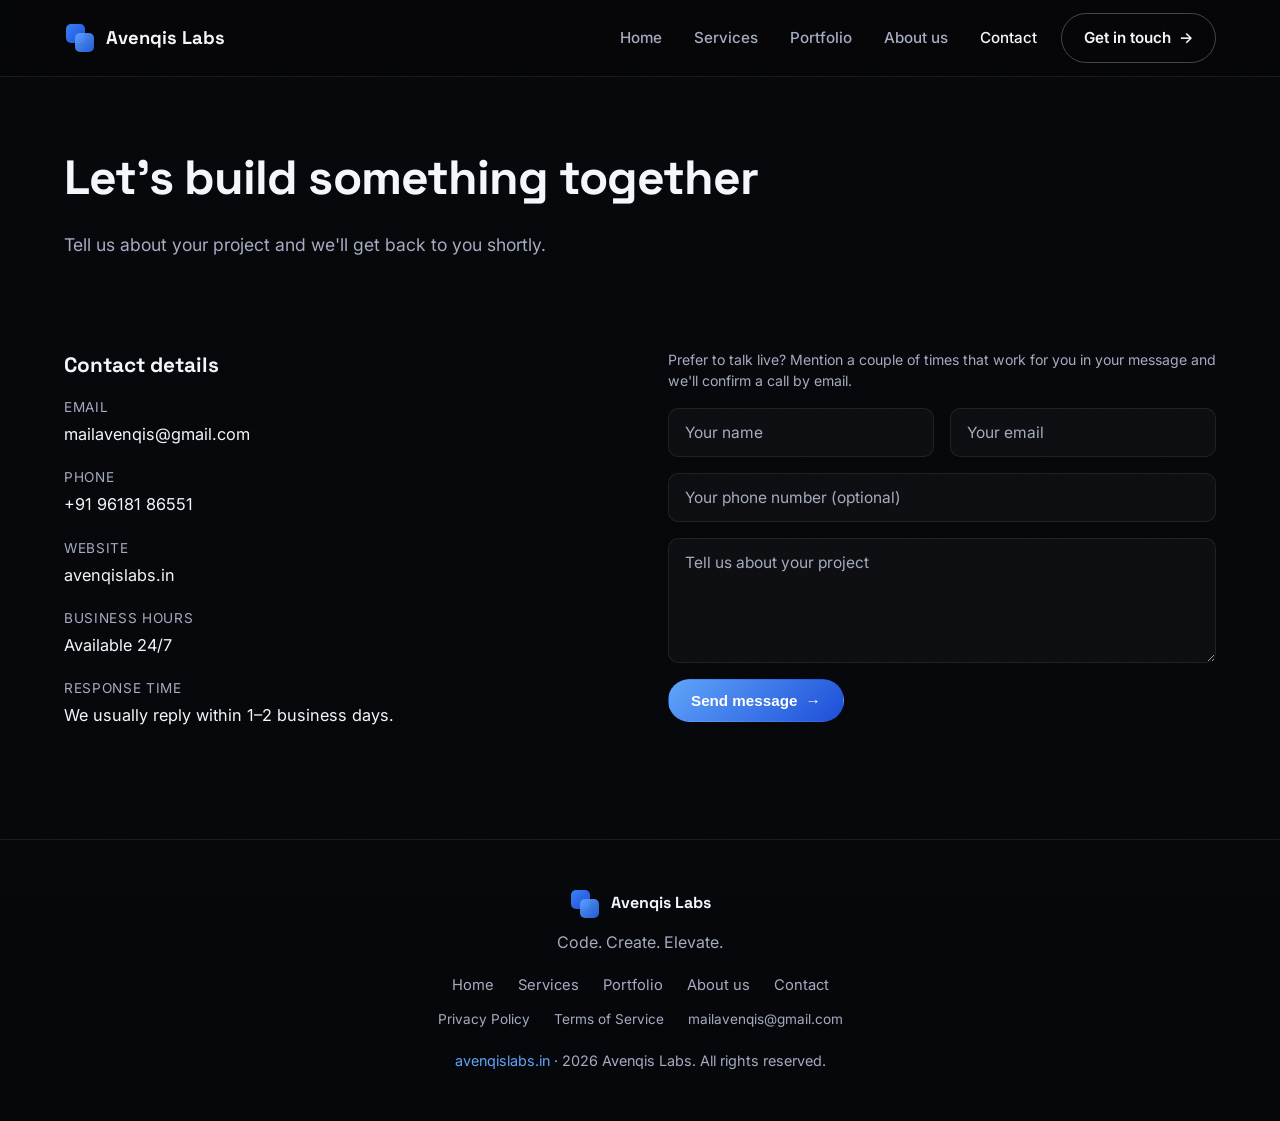
<file: contact.html>
<!DOCTYPE html>
<html lang="en">
<head>
  <meta charset="UTF-8" />
  <meta name="viewport" content="width=device-width, initial-scale=1.0" />
  <title>Contact — Avenqis Labs</title>
  <meta name="description" content="Get in touch with Avenqis Labs to talk about your next software project." />
  <link rel="canonical" href="https://avenqislabs.in/contact" />
  <link rel="icon" href="assets/logo-mark.svg" type="image/svg+xml" />
  <noscript><style>.reveal,.reveal-item{opacity:1!important;transform:none!important;}</style></noscript>
  <link rel="preconnect" href="https://fonts.googleapis.com">
  <link rel="preconnect" href="https://fonts.gstatic.com" crossorigin>
  <link href="https://fonts.googleapis.com/css2?family=Inter:wght@400;500;600;700;800&family=Space+Grotesk:wght@500;600;700&display=swap" rel="stylesheet">
  <link rel="stylesheet" href="css/base.css" />
  <link rel="stylesheet" href="css/contact.css" />
</head>
<body data-page="contact">

  <div id="site-header"></div>

  <main>
    <section class="page-header">
      <div class="container reveal">
        <h1>Let's build something together</h1>
        <p>Tell us about your project and we'll get back to you shortly.</p>
      </div>
    </section>

    <section>
      <div class="container contact-layout reveal-stagger">
        <div class="contact-info reveal-item">
          <h2>Contact details</h2>
          <div class="contact-info-item">
            <span>Email</span>
            <a href="mailto:mailavenqis@gmail.com">mailavenqis@gmail.com</a>
          </div>
          <div class="contact-info-item">
            <span>Phone</span>
            <a href="tel:+919618186551">+91 96181 86551</a>
          </div>
          <div class="contact-info-item">
            <span>Website</span>
            <a href="https://avenqislabs.in">avenqislabs.in</a>
          </div>
          <div class="contact-info-item">
            <span>Business hours</span>
            <p>Available 24/7</p>
          </div>
          <div class="contact-info-item">
            <span>Response time</span>
            <p>We usually reply within 1–2 business days.</p>
          </div>
        </div>

        <form
          class="contact-form reveal-item"
          id="contactForm"
          action="https://formspree.io/f/mdeodvqq"
          method="POST"
        >
          <p class="form-note">
            Prefer to talk live? Mention a couple of times that work for you
            in your message and we'll confirm a call by email.
          </p>
          <input type="hidden" name="_subject" value="New project inquiry — Avenqis Labs website" />
          <div class="form-row">
            <input type="text" name="name" placeholder="Your name" required />
            <input type="email" name="email" placeholder="Your email" required />
          </div>
          <input type="tel" name="phone" placeholder="Your phone number (optional)" />
          <textarea name="message" rows="5" placeholder="Tell us about your project" required></textarea>
          <button type="submit" class="btn btn-primary">Send message <span aria-hidden="true">&rarr;</span></button>
          <p class="form-error" id="formError" hidden>
            Something went wrong sending your message. Please email us directly at
            <a href="mailto:mailavenqis@gmail.com">mailavenqis@gmail.com</a>.
          </p>
        </form>
      </div>
    </section>
  </main>

  <div id="site-footer"></div>

  <script src="js/partials.js"></script>
  <script src="js/nav.js"></script>
  <script src="js/enhance.js"></script>
  <script src="js/contact-form.js"></script>
</body>
</html>
</file>
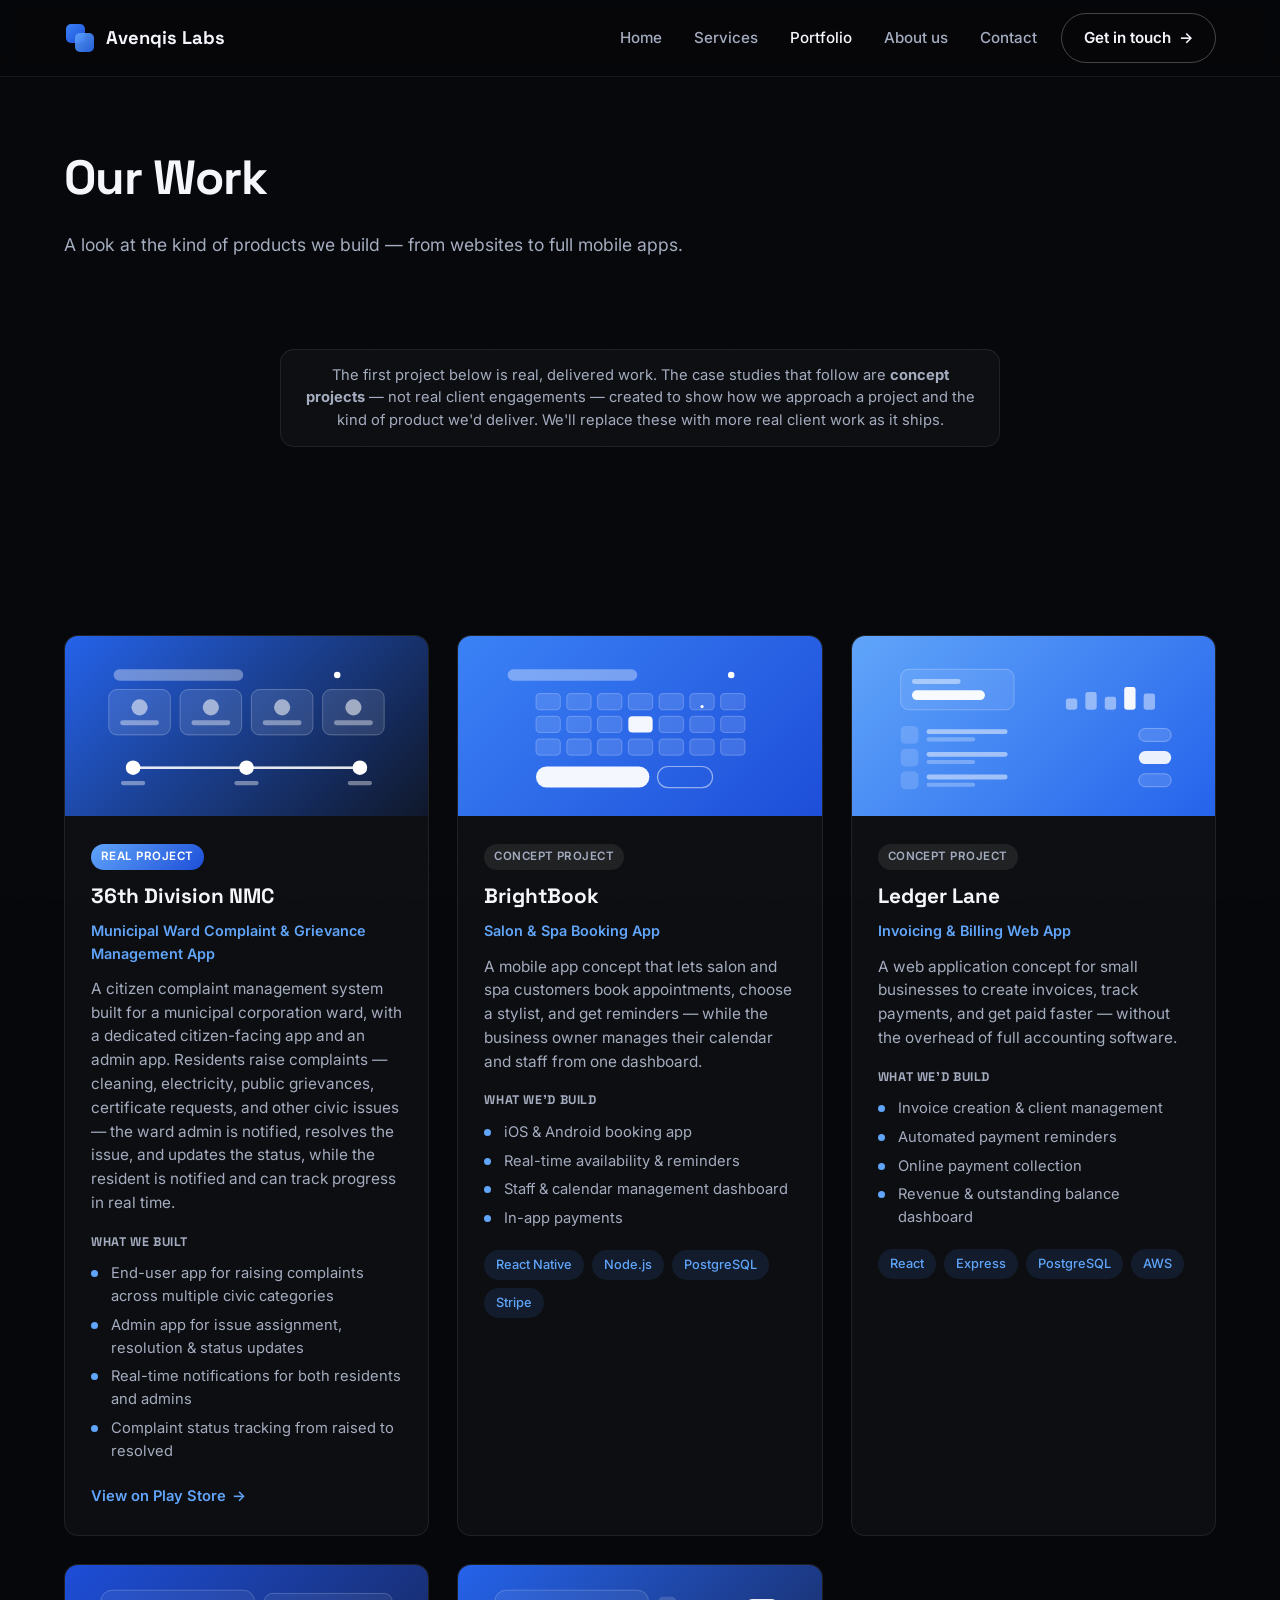
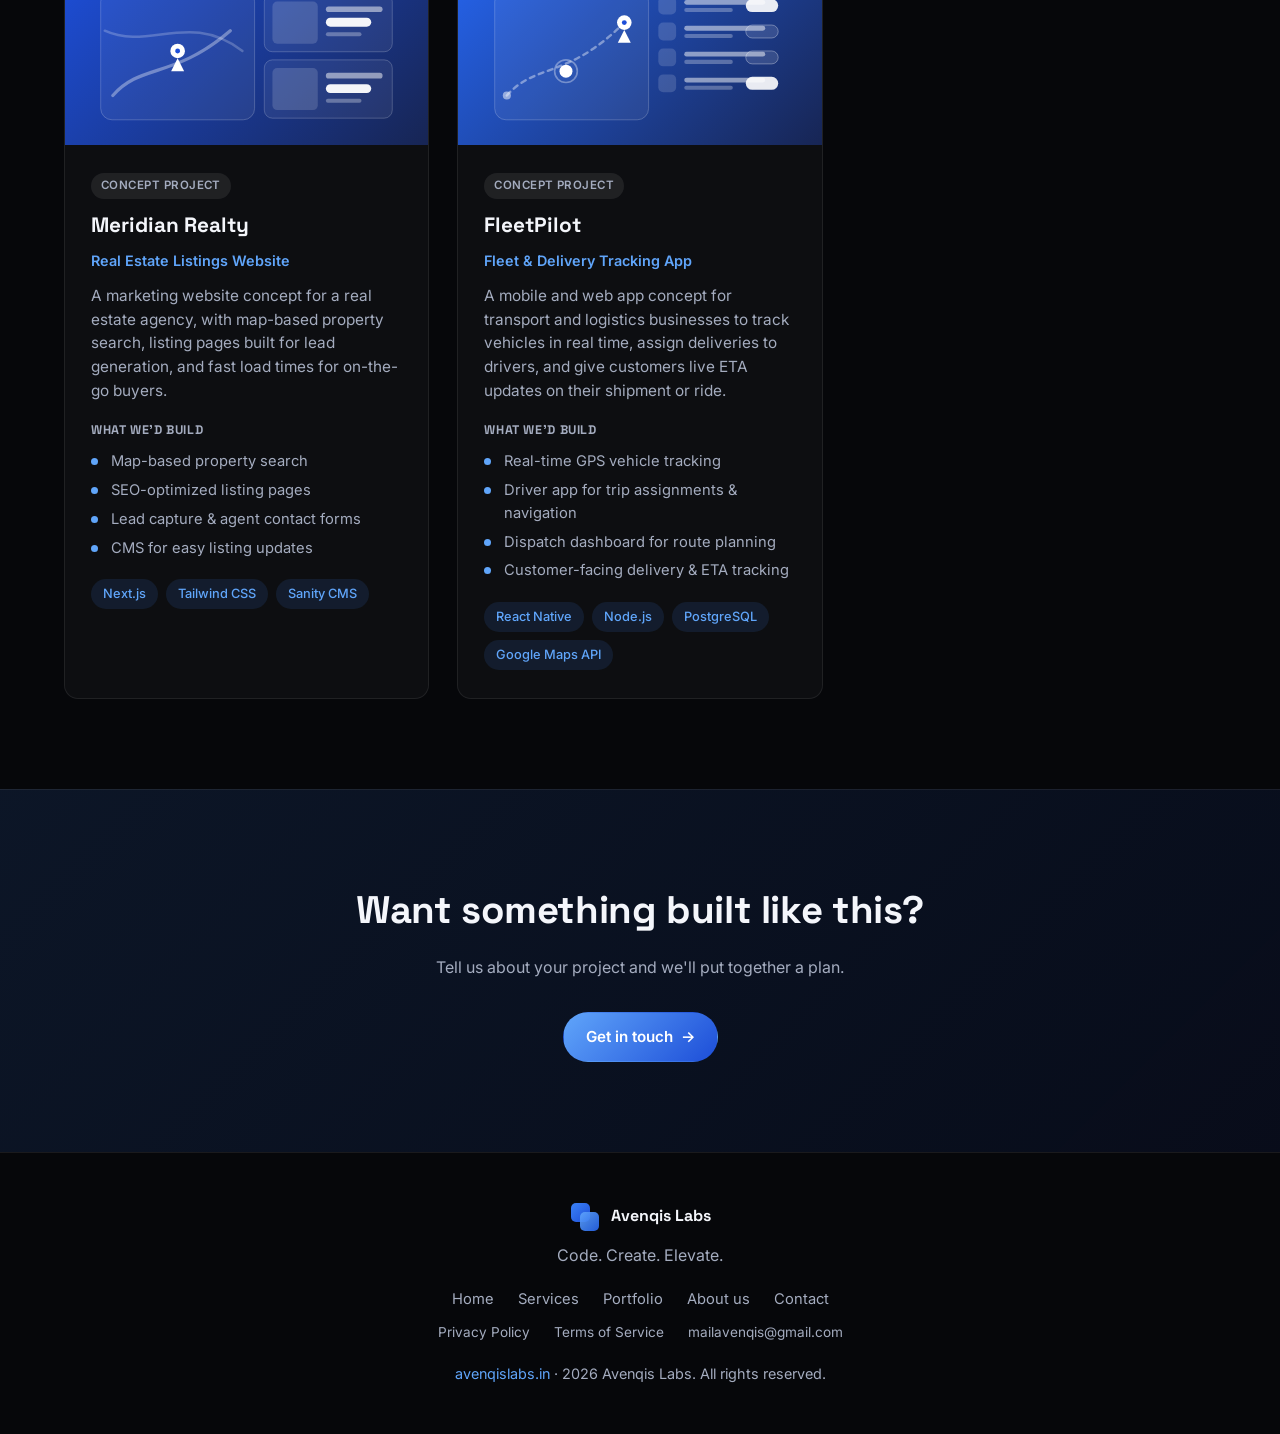
<file: portfolio.html>
<!DOCTYPE html>
<html lang="en">
<head>
  <meta charset="UTF-8" />
  <meta name="viewport" content="width=device-width, initial-scale=1.0" />
  <title>Portfolio — Avenqis Labs</title>
  <meta name="description" content="A look at the kind of websites, web apps, and mobile apps Avenqis Labs builds." />
  <link rel="canonical" href="https://avenqislabs.in/portfolio" />
  <link rel="icon" href="assets/logo-mark.svg" type="image/svg+xml" />
  <noscript><style>.reveal,.reveal-item{opacity:1!important;transform:none!important;}</style></noscript>
  <link rel="preconnect" href="https://fonts.googleapis.com">
  <link rel="preconnect" href="https://fonts.gstatic.com" crossorigin>
  <link href="https://fonts.googleapis.com/css2?family=Inter:wght@400;500;600;700;800&family=Space+Grotesk:wght@500;600;700&display=swap" rel="stylesheet">
  <link rel="stylesheet" href="css/base.css" />
  <link rel="stylesheet" href="css/portfolio.css" />
</head>
<body data-page="portfolio">

  <div id="site-header"></div>

  <main>
    <section class="page-header">
      <div class="container reveal">
        <h1>Our Work</h1>
        <p>A look at the kind of products we build — from websites to full mobile apps.</p>
      </div>
    </section>

    <section>
      <div class="container reveal">
        <p class="portfolio-disclaimer">
          The first project below is real, delivered work. The case studies that follow are
          <strong>concept projects</strong> — not real client engagements — created to show how
          we approach a project and the kind of product we'd deliver. We'll replace these with
          more real client work as it ships.
        </p>
      </div>
    </section>

    <section>
      <div class="container portfolio-grid reveal-stagger">
        <article class="portfolio-card reveal-item">
          <div class="portfolio-visual" style="background: linear-gradient(135deg, #2563eb, #0f172a);">
            <svg viewBox="0 0 400 200" xmlns="http://www.w3.org/2000/svg" aria-hidden="true">
              <rect x="36" y="30" width="160" height="14" rx="7" fill="rgba(255,255,255,0.35)"/>
              <circle cx="312" cy="37" r="4" fill="#ffffff"/>
              <rect x="30" y="55" width="76" height="56" rx="10" fill="rgba(255,255,255,0.1)" stroke="rgba(255,255,255,0.3)"/>
              <circle cx="68" cy="77" r="10" fill="rgba(255,255,255,0.55)"/>
              <rect x="44" y="93" width="48" height="6" rx="3" fill="rgba(255,255,255,0.4)"/>
              <rect x="118" y="55" width="76" height="56" rx="10" fill="rgba(255,255,255,0.1)" stroke="rgba(255,255,255,0.3)"/>
              <circle cx="156" cy="77" r="10" fill="rgba(255,255,255,0.55)"/>
              <rect x="132" y="93" width="48" height="6" rx="3" fill="rgba(255,255,255,0.4)"/>
              <rect x="206" y="55" width="76" height="56" rx="10" fill="rgba(255,255,255,0.1)" stroke="rgba(255,255,255,0.3)"/>
              <circle cx="244" cy="77" r="10" fill="rgba(255,255,255,0.55)"/>
              <rect x="220" y="93" width="48" height="6" rx="3" fill="rgba(255,255,255,0.4)"/>
              <rect x="294" y="55" width="76" height="56" rx="10" fill="rgba(255,255,255,0.1)" stroke="rgba(255,255,255,0.3)"/>
              <circle cx="332" cy="77" r="10" fill="rgba(255,255,255,0.55)"/>
              <rect x="308" y="93" width="48" height="6" rx="3" fill="rgba(255,255,255,0.4)"/>
              <rect x="60" y="150" width="280" height="3" rx="1.5" fill="rgba(255,255,255,0.25)"/>
              <rect x="60" y="150" width="280" height="3" rx="1.5" fill="#ffffff" fill-opacity="0.85"/>
              <circle cx="60" cy="151.5" r="9" fill="#ffffff"/>
              <circle cx="200" cy="151.5" r="9" fill="#ffffff"/>
              <circle cx="340" cy="151.5" r="9" fill="#ffffff"/>
              <rect x="45" y="168" width="30" height="5" rx="2.5" fill="rgba(255,255,255,0.4)"/>
              <rect x="185" y="168" width="30" height="5" rx="2.5" fill="rgba(255,255,255,0.4)"/>
              <rect x="325" y="168" width="30" height="5" rx="2.5" fill="rgba(255,255,255,0.4)"/>
            </svg>
          </div>
          <div class="portfolio-body">
            <span class="real-badge">Real Project</span>
            <h2>36th Division NMC</h2>
            <p class="portfolio-tagline">Municipal Ward Complaint &amp; Grievance Management App</p>
            <p class="portfolio-desc">
              A citizen complaint management system built for a municipal
              corporation ward, with a dedicated citizen-facing app and an
              admin app. Residents raise complaints — cleaning, electricity,
              public grievances, certificate requests, and other civic
              issues — the ward admin is notified, resolves the issue, and
              updates the status, while the resident is notified and can
              track progress in real time.
            </p>
            <h3>What we built</h3>
            <ul>
              <li>End-user app for raising complaints across multiple civic categories</li>
              <li>Admin app for issue assignment, resolution &amp; status updates</li>
              <li>Real-time notifications for both residents and admins</li>
              <li>Complaint status tracking from raised to resolved</li>
            </ul>
            <a href="https://play.google.com/store/apps/details?id=com.societytracker.app" target="_blank" rel="noopener" class="portfolio-link">
              View on Play Store <span aria-hidden="true">&rarr;</span>
            </a>
          </div>
        </article>

        <article class="portfolio-card reveal-item">
          <div class="portfolio-visual" style="background: linear-gradient(135deg, #3b82f6, #1d4ed8);">
            <svg viewBox="0 0 400 200" xmlns="http://www.w3.org/2000/svg" aria-hidden="true">
              <rect x="36" y="30" width="160" height="14" rx="7" fill="rgba(255,255,255,0.35)"/>
              <circle cx="312" cy="37" r="4" fill="#ffffff"/>
              <rect x="71" y="60" width="30" height="20" rx="5" fill="rgba(255,255,255,0.12)" stroke="rgba(255,255,255,0.3)"/>
              <rect x="109" y="60" width="30" height="20" rx="5" fill="rgba(255,255,255,0.12)" stroke="rgba(255,255,255,0.3)"/>
              <rect x="147" y="60" width="30" height="20" rx="5" fill="rgba(255,255,255,0.12)" stroke="rgba(255,255,255,0.3)"/>
              <rect x="185" y="60" width="30" height="20" rx="5" fill="rgba(255,255,255,0.12)" stroke="rgba(255,255,255,0.3)"/>
              <rect x="223" y="60" width="30" height="20" rx="5" fill="rgba(255,255,255,0.12)" stroke="rgba(255,255,255,0.3)"/>
              <rect x="261" y="60" width="30" height="20" rx="5" fill="rgba(255,255,255,0.12)" stroke="rgba(255,255,255,0.3)"/>
              <circle cx="276" cy="76" r="2" fill="#ffffff"/>
              <rect x="299" y="60" width="30" height="20" rx="5" fill="rgba(255,255,255,0.12)" stroke="rgba(255,255,255,0.3)"/>
              <rect x="71" y="88" width="30" height="20" rx="5" fill="rgba(255,255,255,0.12)" stroke="rgba(255,255,255,0.3)"/>
              <rect x="109" y="88" width="30" height="20" rx="5" fill="rgba(255,255,255,0.12)" stroke="rgba(255,255,255,0.3)"/>
              <rect x="147" y="88" width="30" height="20" rx="5" fill="rgba(255,255,255,0.12)" stroke="rgba(255,255,255,0.3)"/>
              <rect x="185" y="88" width="30" height="20" rx="5" fill="#ffffff" fill-opacity="0.95"/>
              <rect x="223" y="88" width="30" height="20" rx="5" fill="rgba(255,255,255,0.12)" stroke="rgba(255,255,255,0.3)"/>
              <rect x="261" y="88" width="30" height="20" rx="5" fill="rgba(255,255,255,0.12)" stroke="rgba(255,255,255,0.3)"/>
              <rect x="299" y="88" width="30" height="20" rx="5" fill="rgba(255,255,255,0.12)" stroke="rgba(255,255,255,0.3)"/>
              <rect x="71" y="116" width="30" height="20" rx="5" fill="rgba(255,255,255,0.12)" stroke="rgba(255,255,255,0.3)"/>
              <rect x="109" y="116" width="30" height="20" rx="5" fill="rgba(255,255,255,0.12)" stroke="rgba(255,255,255,0.3)"/>
              <rect x="147" y="116" width="30" height="20" rx="5" fill="rgba(255,255,255,0.12)" stroke="rgba(255,255,255,0.3)"/>
              <rect x="185" y="116" width="30" height="20" rx="5" fill="rgba(255,255,255,0.12)" stroke="rgba(255,255,255,0.3)"/>
              <rect x="223" y="116" width="30" height="20" rx="5" fill="rgba(255,255,255,0.12)" stroke="rgba(255,255,255,0.3)"/>
              <rect x="261" y="116" width="30" height="20" rx="5" fill="rgba(255,255,255,0.12)" stroke="rgba(255,255,255,0.3)"/>
              <rect x="299" y="116" width="30" height="20" rx="5" fill="rgba(255,255,255,0.12)" stroke="rgba(255,255,255,0.3)"/>
              <rect x="71" y="150" width="140" height="26" rx="13" fill="#ffffff" fill-opacity="0.95"/>
              <rect x="221" y="150" width="68" height="26" rx="13" fill="none" stroke="rgba(255,255,255,0.5)" stroke-width="1.5"/>
            </svg>
          </div>
          <div class="portfolio-body">
            <span class="concept-badge">Concept Project</span>
            <h2>BrightBook</h2>
            <p class="portfolio-tagline">Salon &amp; Spa Booking App</p>
            <p class="portfolio-desc">
              A mobile app concept that lets salon and spa customers book
              appointments, choose a stylist, and get reminders — while the
              business owner manages their calendar and staff from one
              dashboard.
            </p>
            <h3>What we'd build</h3>
            <ul>
              <li>iOS &amp; Android booking app</li>
              <li>Real-time availability &amp; reminders</li>
              <li>Staff &amp; calendar management dashboard</li>
              <li>In-app payments</li>
            </ul>
            <div class="tech-tags">
              <span class="tech-tag">React Native</span>
              <span class="tech-tag">Node.js</span>
              <span class="tech-tag">PostgreSQL</span>
              <span class="tech-tag">Stripe</span>
            </div>
          </div>
        </article>

        <article class="portfolio-card reveal-item">
          <div class="portfolio-visual" style="background: linear-gradient(135deg, #60a5fa, #2563eb);">
            <svg viewBox="0 0 400 200" xmlns="http://www.w3.org/2000/svg" aria-hidden="true">
              <rect x="36" y="30" width="140" height="50" rx="10" fill="rgba(255,255,255,0.08)" stroke="rgba(255,255,255,0.3)"/>
              <rect x="50" y="42" width="60" height="6" rx="3" fill="rgba(255,255,255,0.45)"/>
              <rect x="50" y="56" width="90" height="12" rx="6" fill="#ffffff" fill-opacity="0.95"/>
              <rect x="240" y="66" width="14" height="14" rx="3" fill="rgba(255,255,255,0.45)"/>
              <rect x="264" y="58" width="14" height="22" rx="3" fill="rgba(255,255,255,0.45)"/>
              <rect x="288" y="64" width="14" height="16" rx="3" fill="rgba(255,255,255,0.45)"/>
              <rect x="312" y="52" width="14" height="28" rx="3" fill="#ffffff" fill-opacity="0.95"/>
              <rect x="336" y="60" width="14" height="20" rx="3" fill="rgba(255,255,255,0.45)"/>
              <rect x="36" y="100" width="22" height="22" rx="6" fill="rgba(255,255,255,0.15)"/>
              <rect x="68" y="104" width="100" height="6" rx="3" fill="rgba(255,255,255,0.5)"/>
              <rect x="68" y="114" width="60" height="5" rx="2.5" fill="rgba(255,255,255,0.28)"/>
              <rect x="330" y="103" width="40" height="16" rx="8" fill="rgba(255,255,255,0.12)" stroke="rgba(255,255,255,0.4)"/>
              <rect x="36" y="128" width="22" height="22" rx="6" fill="rgba(255,255,255,0.15)"/>
              <rect x="68" y="132" width="100" height="6" rx="3" fill="rgba(255,255,255,0.5)"/>
              <rect x="68" y="142" width="60" height="5" rx="2.5" fill="rgba(255,255,255,0.28)"/>
              <rect x="330" y="131" width="40" height="16" rx="8" fill="#ffffff" fill-opacity="0.9"/>
              <rect x="36" y="156" width="22" height="22" rx="6" fill="rgba(255,255,255,0.15)"/>
              <rect x="68" y="160" width="100" height="6" rx="3" fill="rgba(255,255,255,0.5)"/>
              <rect x="68" y="170" width="60" height="5" rx="2.5" fill="rgba(255,255,255,0.28)"/>
              <rect x="330" y="159" width="40" height="16" rx="8" fill="rgba(255,255,255,0.12)" stroke="rgba(255,255,255,0.4)"/>
            </svg>
          </div>
          <div class="portfolio-body">
            <span class="concept-badge">Concept Project</span>
            <h2>Ledger Lane</h2>
            <p class="portfolio-tagline">Invoicing &amp; Billing Web App</p>
            <p class="portfolio-desc">
              A web application concept for small businesses to create
              invoices, track payments, and get paid faster — without the
              overhead of full accounting software.
            </p>
            <h3>What we'd build</h3>
            <ul>
              <li>Invoice creation &amp; client management</li>
              <li>Automated payment reminders</li>
              <li>Online payment collection</li>
              <li>Revenue &amp; outstanding balance dashboard</li>
            </ul>
            <div class="tech-tags">
              <span class="tech-tag">React</span>
              <span class="tech-tag">Express</span>
              <span class="tech-tag">PostgreSQL</span>
              <span class="tech-tag">AWS</span>
            </div>
          </div>
        </article>

        <article class="portfolio-card reveal-item">
          <div class="portfolio-visual" style="background: linear-gradient(135deg, #1d4ed8, #172554);">
            <svg viewBox="0 0 400 200" xmlns="http://www.w3.org/2000/svg" aria-hidden="true">
              <rect x="20" y="20" width="190" height="160" rx="14" fill="rgba(255,255,255,0.06)" stroke="rgba(255,255,255,0.25)"/>
              <path d="M35,150 C70,110 110,130 180,70" stroke="rgba(255,255,255,0.35)" stroke-width="4" fill="none" stroke-linecap="round"/>
              <path d="M25,70 C80,95 130,45 195,95" stroke="rgba(255,255,255,0.22)" stroke-width="3" fill="none" stroke-linecap="round"/>
              <circle cx="115" cy="95" r="9" fill="#ffffff"/>
              <path d="M115,104 L107,120 L123,120 Z" fill="#ffffff"/>
              <circle cx="115" cy="95" r="3" fill="#1d4ed8"/>
              <rect x="222" y="24" width="158" height="72" rx="10" fill="rgba(255,255,255,0.06)" stroke="rgba(255,255,255,0.25)"/>
              <rect x="232" y="34" width="56" height="52" rx="6" fill="rgba(255,255,255,0.15)"/>
              <rect x="298" y="40" width="70" height="7" rx="3.5" fill="rgba(255,255,255,0.5)"/>
              <rect x="298" y="54" width="56" height="11" rx="5.5" fill="#ffffff" fill-opacity="0.95"/>
              <rect x="298" y="72" width="44" height="5" rx="2.5" fill="rgba(255,255,255,0.3)"/>
              <rect x="222" y="106" width="158" height="72" rx="10" fill="rgba(255,255,255,0.06)" stroke="rgba(255,255,255,0.25)"/>
              <rect x="232" y="116" width="56" height="52" rx="6" fill="rgba(255,255,255,0.15)"/>
              <rect x="298" y="122" width="70" height="7" rx="3.5" fill="rgba(255,255,255,0.5)"/>
              <rect x="298" y="136" width="56" height="11" rx="5.5" fill="#ffffff" fill-opacity="0.95"/>
              <rect x="298" y="154" width="44" height="5" rx="2.5" fill="rgba(255,255,255,0.3)"/>
            </svg>
          </div>
          <div class="portfolio-body">
            <span class="concept-badge">Concept Project</span>
            <h2>Meridian Realty</h2>
            <p class="portfolio-tagline">Real Estate Listings Website</p>
            <p class="portfolio-desc">
              A marketing website concept for a real estate agency, with
              map-based property search, listing pages built for lead
              generation, and fast load times for on-the-go buyers.
            </p>
            <h3>What we'd build</h3>
            <ul>
              <li>Map-based property search</li>
              <li>SEO-optimized listing pages</li>
              <li>Lead capture &amp; agent contact forms</li>
              <li>CMS for easy listing updates</li>
            </ul>
            <div class="tech-tags">
              <span class="tech-tag">Next.js</span>
              <span class="tech-tag">Tailwind CSS</span>
              <span class="tech-tag">Sanity CMS</span>
            </div>
          </div>
        </article>

        <article class="portfolio-card reveal-item">
          <div class="portfolio-visual" style="background: linear-gradient(135deg, #2563eb, #172554);">
            <svg viewBox="0 0 400 200" xmlns="http://www.w3.org/2000/svg" aria-hidden="true">
              <rect x="20" y="20" width="190" height="160" rx="14" fill="rgba(255,255,255,0.06)" stroke="rgba(255,255,255,0.25)"/>
              <path d="M35,150 C70,110 110,130 180,60" stroke="rgba(255,255,255,0.4)" stroke-width="3" fill="none" stroke-linecap="round" stroke-dasharray="6,6"/>
              <circle cx="35" cy="150" r="5" fill="rgba(255,255,255,0.5)"/>
              <circle cx="108" cy="120" r="14" fill="none" stroke="#ffffff" stroke-opacity="0.35" stroke-width="2"/>
              <circle cx="108" cy="120" r="8" fill="#ffffff"/>
              <circle cx="180" cy="60" r="9" fill="#ffffff"/>
              <path d="M180,69 L172,85 L188,85 Z" fill="#ffffff"/>
              <circle cx="180" cy="60" r="3" fill="#1d4ed8"/>
              <rect x="222" y="28" width="22" height="22" rx="6" fill="rgba(255,255,255,0.15)"/>
              <rect x="254" y="32" width="100" height="6" rx="3" fill="rgba(255,255,255,0.5)"/>
              <rect x="254" y="42" width="60" height="5" rx="2.5" fill="rgba(255,255,255,0.28)"/>
              <rect x="330" y="31" width="40" height="16" rx="8" fill="#ffffff" fill-opacity="0.9"/>
              <rect x="222" y="60" width="22" height="22" rx="6" fill="rgba(255,255,255,0.15)"/>
              <rect x="254" y="64" width="100" height="6" rx="3" fill="rgba(255,255,255,0.5)"/>
              <rect x="254" y="74" width="60" height="5" rx="2.5" fill="rgba(255,255,255,0.28)"/>
              <rect x="330" y="63" width="40" height="16" rx="8" fill="rgba(255,255,255,0.12)" stroke="rgba(255,255,255,0.4)"/>
              <rect x="222" y="92" width="22" height="22" rx="6" fill="rgba(255,255,255,0.15)"/>
              <rect x="254" y="96" width="100" height="6" rx="3" fill="rgba(255,255,255,0.5)"/>
              <rect x="254" y="106" width="60" height="5" rx="2.5" fill="rgba(255,255,255,0.28)"/>
              <rect x="330" y="95" width="40" height="16" rx="8" fill="rgba(255,255,255,0.12)" stroke="rgba(255,255,255,0.4)"/>
              <rect x="222" y="124" width="22" height="22" rx="6" fill="rgba(255,255,255,0.15)"/>
              <rect x="254" y="128" width="100" height="6" rx="3" fill="rgba(255,255,255,0.5)"/>
              <rect x="254" y="138" width="60" height="5" rx="2.5" fill="rgba(255,255,255,0.28)"/>
              <rect x="330" y="127" width="40" height="16" rx="8" fill="#ffffff" fill-opacity="0.9"/>
            </svg>
          </div>
          <div class="portfolio-body">
            <span class="concept-badge">Concept Project</span>
            <h2>FleetPilot</h2>
            <p class="portfolio-tagline">Fleet &amp; Delivery Tracking App</p>
            <p class="portfolio-desc">
              A mobile and web app concept for transport and logistics
              businesses to track vehicles in real time, assign deliveries to
              drivers, and give customers live ETA updates on their shipment
              or ride.
            </p>
            <h3>What we'd build</h3>
            <ul>
              <li>Real-time GPS vehicle tracking</li>
              <li>Driver app for trip assignments &amp; navigation</li>
              <li>Dispatch dashboard for route planning</li>
              <li>Customer-facing delivery &amp; ETA tracking</li>
            </ul>
            <div class="tech-tags">
              <span class="tech-tag">React Native</span>
              <span class="tech-tag">Node.js</span>
              <span class="tech-tag">PostgreSQL</span>
              <span class="tech-tag">Google Maps API</span>
            </div>
          </div>
        </article>
      </div>
    </section>

    <section class="contact-teaser">
      <div class="container reveal">
        <h2 class="section-title">Want something built like this?</h2>
        <p>Tell us about your project and we'll put together a plan.</p>
        <a href="/contact" class="btn btn-primary">Get in touch <span aria-hidden="true">&rarr;</span></a>
      </div>
    </section>
  </main>

  <div id="site-footer"></div>

  <script src="js/partials.js"></script>
  <script src="js/nav.js"></script>
  <script src="js/enhance.js"></script>
</body>
</html>
</file>
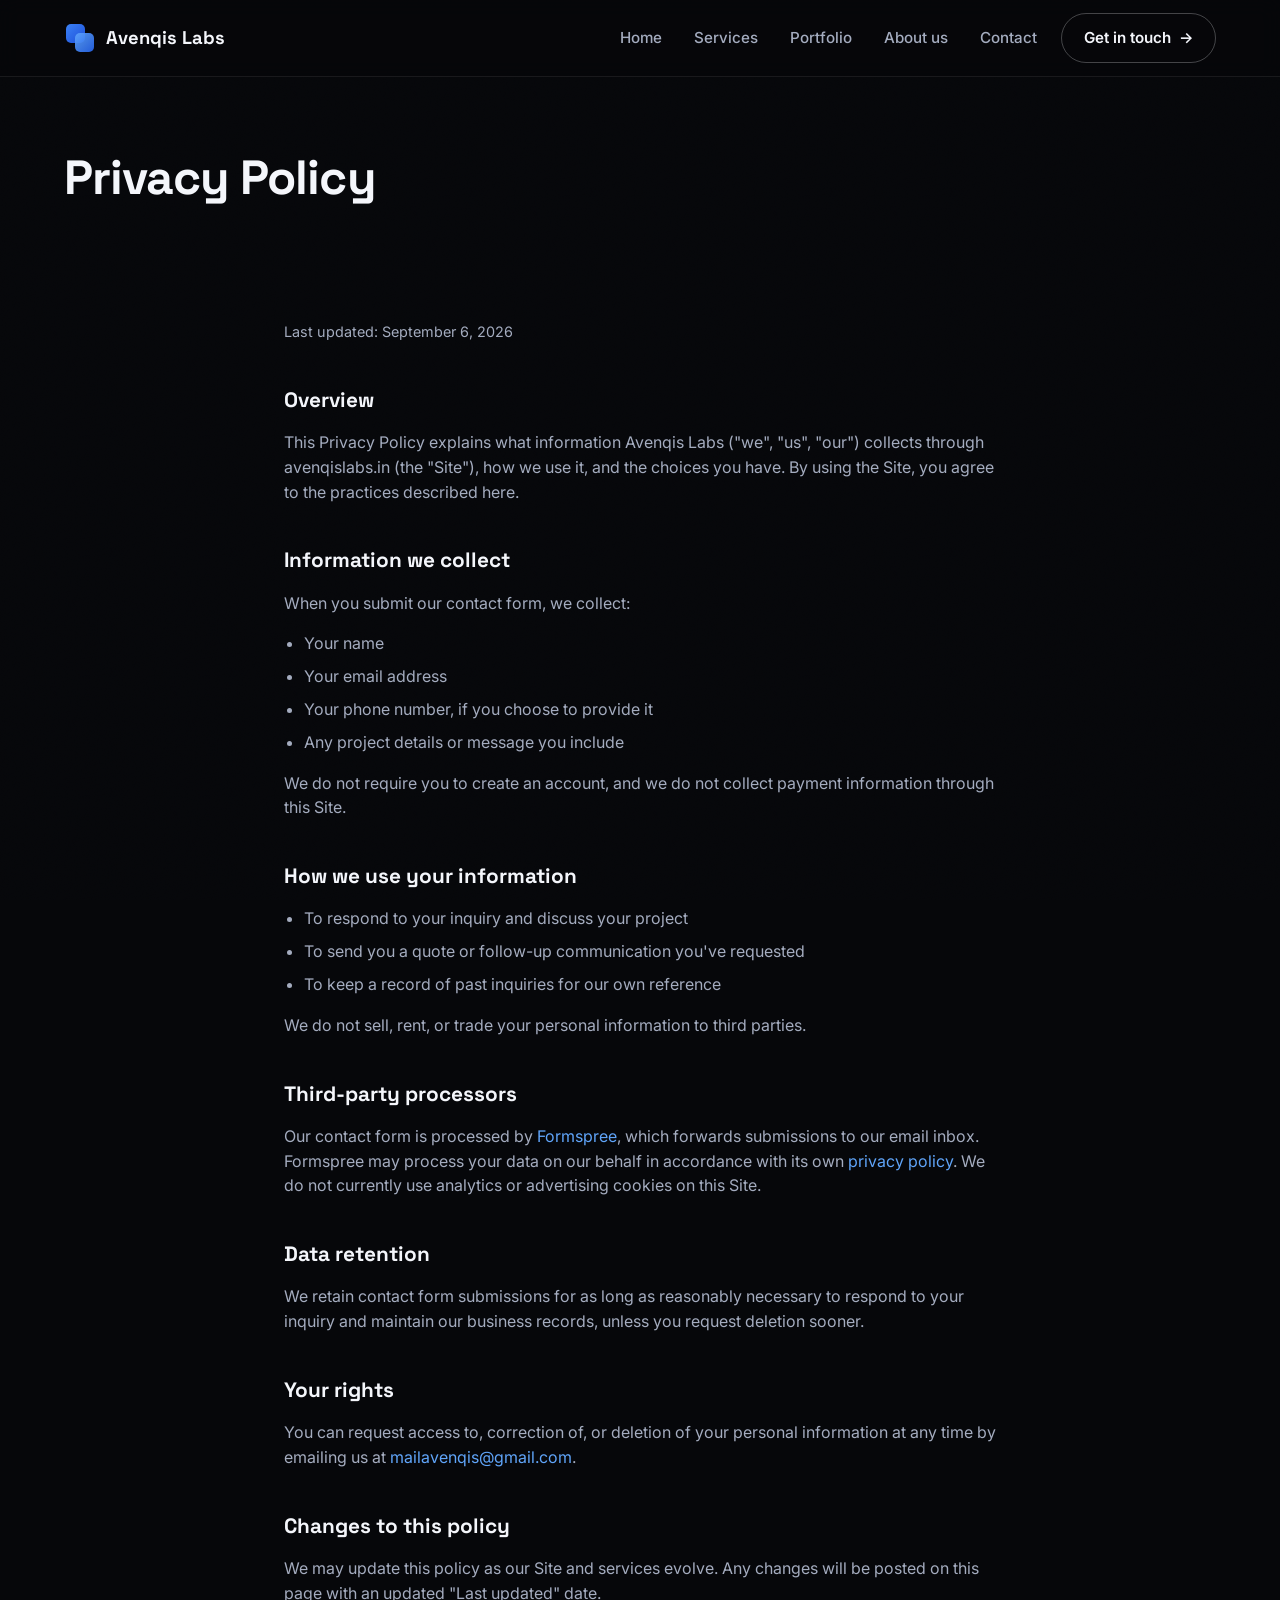
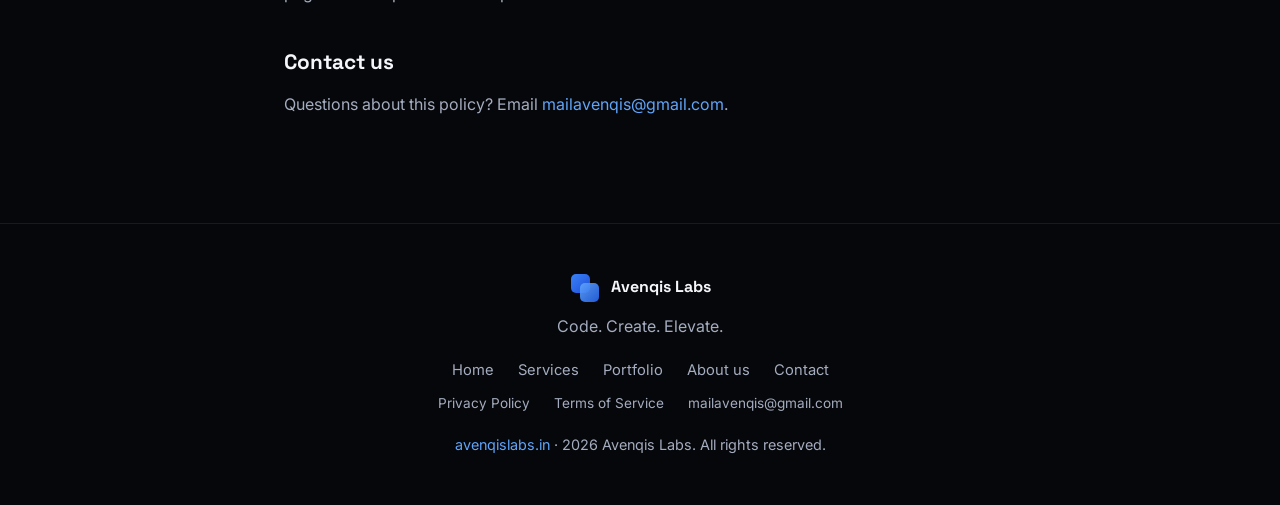
<file: privacy.html>
<!DOCTYPE html>
<html lang="en">
<head>
  <meta charset="UTF-8" />
  <meta name="viewport" content="width=device-width, initial-scale=1.0" />
  <title>Privacy Policy — Avenqis Labs</title>
  <meta name="description" content="How Avenqis Labs collects, uses, and protects information submitted through this website." />
  <link rel="canonical" href="https://avenqislabs.in/privacy" />
  <link rel="icon" href="assets/logo-mark.svg" type="image/svg+xml" />
  <noscript><style>.reveal,.reveal-item{opacity:1!important;transform:none!important;}</style></noscript>
  <link rel="preconnect" href="https://fonts.googleapis.com">
  <link rel="preconnect" href="https://fonts.gstatic.com" crossorigin>
  <link href="https://fonts.googleapis.com/css2?family=Inter:wght@400;500;600;700;800&family=Space+Grotesk:wght@500;600;700&display=swap" rel="stylesheet">
  <link rel="stylesheet" href="css/base.css" />
  <link rel="stylesheet" href="css/legal.css" />
</head>
<body data-page="privacy">

  <div id="site-header"></div>

  <main>
    <section class="page-header">
      <div class="container">
        <h1>Privacy Policy</h1>
      </div>
    </section>

    <section>
      <div class="container legal-content">
        <p class="legal-updated">Last updated: September 6, 2026</p>

        <h2>Overview</h2>
        <p>
          This Privacy Policy explains what information Avenqis Labs
          ("we", "us", "our") collects through avenqislabs.in (the
          "Site"), how we use it, and the choices you have. By using the
          Site, you agree to the practices described here.
        </p>

        <h2>Information we collect</h2>
        <p>When you submit our contact form, we collect:</p>
        <ul>
          <li>Your name</li>
          <li>Your email address</li>
          <li>Your phone number, if you choose to provide it</li>
          <li>Any project details or message you include</li>
        </ul>
        <p>
          We do not require you to create an account, and we do not
          collect payment information through this Site.
        </p>

        <h2>How we use your information</h2>
        <ul>
          <li>To respond to your inquiry and discuss your project</li>
          <li>To send you a quote or follow-up communication you've requested</li>
          <li>To keep a record of past inquiries for our own reference</li>
        </ul>
        <p>We do not sell, rent, or trade your personal information to third parties.</p>

        <h2>Third-party processors</h2>
        <p>
          Our contact form is processed by
          <a href="https://formspree.io" target="_blank" rel="noopener">Formspree</a>,
          which forwards submissions to our email inbox. Formspree may
          process your data on our behalf in accordance with its own
          <a href="https://formspree.io/legal/privacy-policy" target="_blank" rel="noopener">privacy policy</a>.
          We do not currently use analytics or advertising cookies on this Site.
        </p>

        <h2>Data retention</h2>
        <p>
          We retain contact form submissions for as long as reasonably
          necessary to respond to your inquiry and maintain our business
          records, unless you request deletion sooner.
        </p>

        <h2>Your rights</h2>
        <p>
          You can request access to, correction of, or deletion of your
          personal information at any time by emailing us at
          <a href="mailto:mailavenqis@gmail.com">mailavenqis@gmail.com</a>.
        </p>

        <h2>Changes to this policy</h2>
        <p>
          We may update this policy as our Site and services evolve. Any
          changes will be posted on this page with an updated "Last
          updated" date.
        </p>

        <h2>Contact us</h2>
        <p>
          Questions about this policy? Email
          <a href="mailto:mailavenqis@gmail.com">mailavenqis@gmail.com</a>.
        </p>
      </div>
    </section>
  </main>

  <div id="site-footer"></div>

  <script src="js/partials.js"></script>
  <script src="js/nav.js"></script>
  <script src="js/enhance.js"></script>
</body>
</html>
</file>
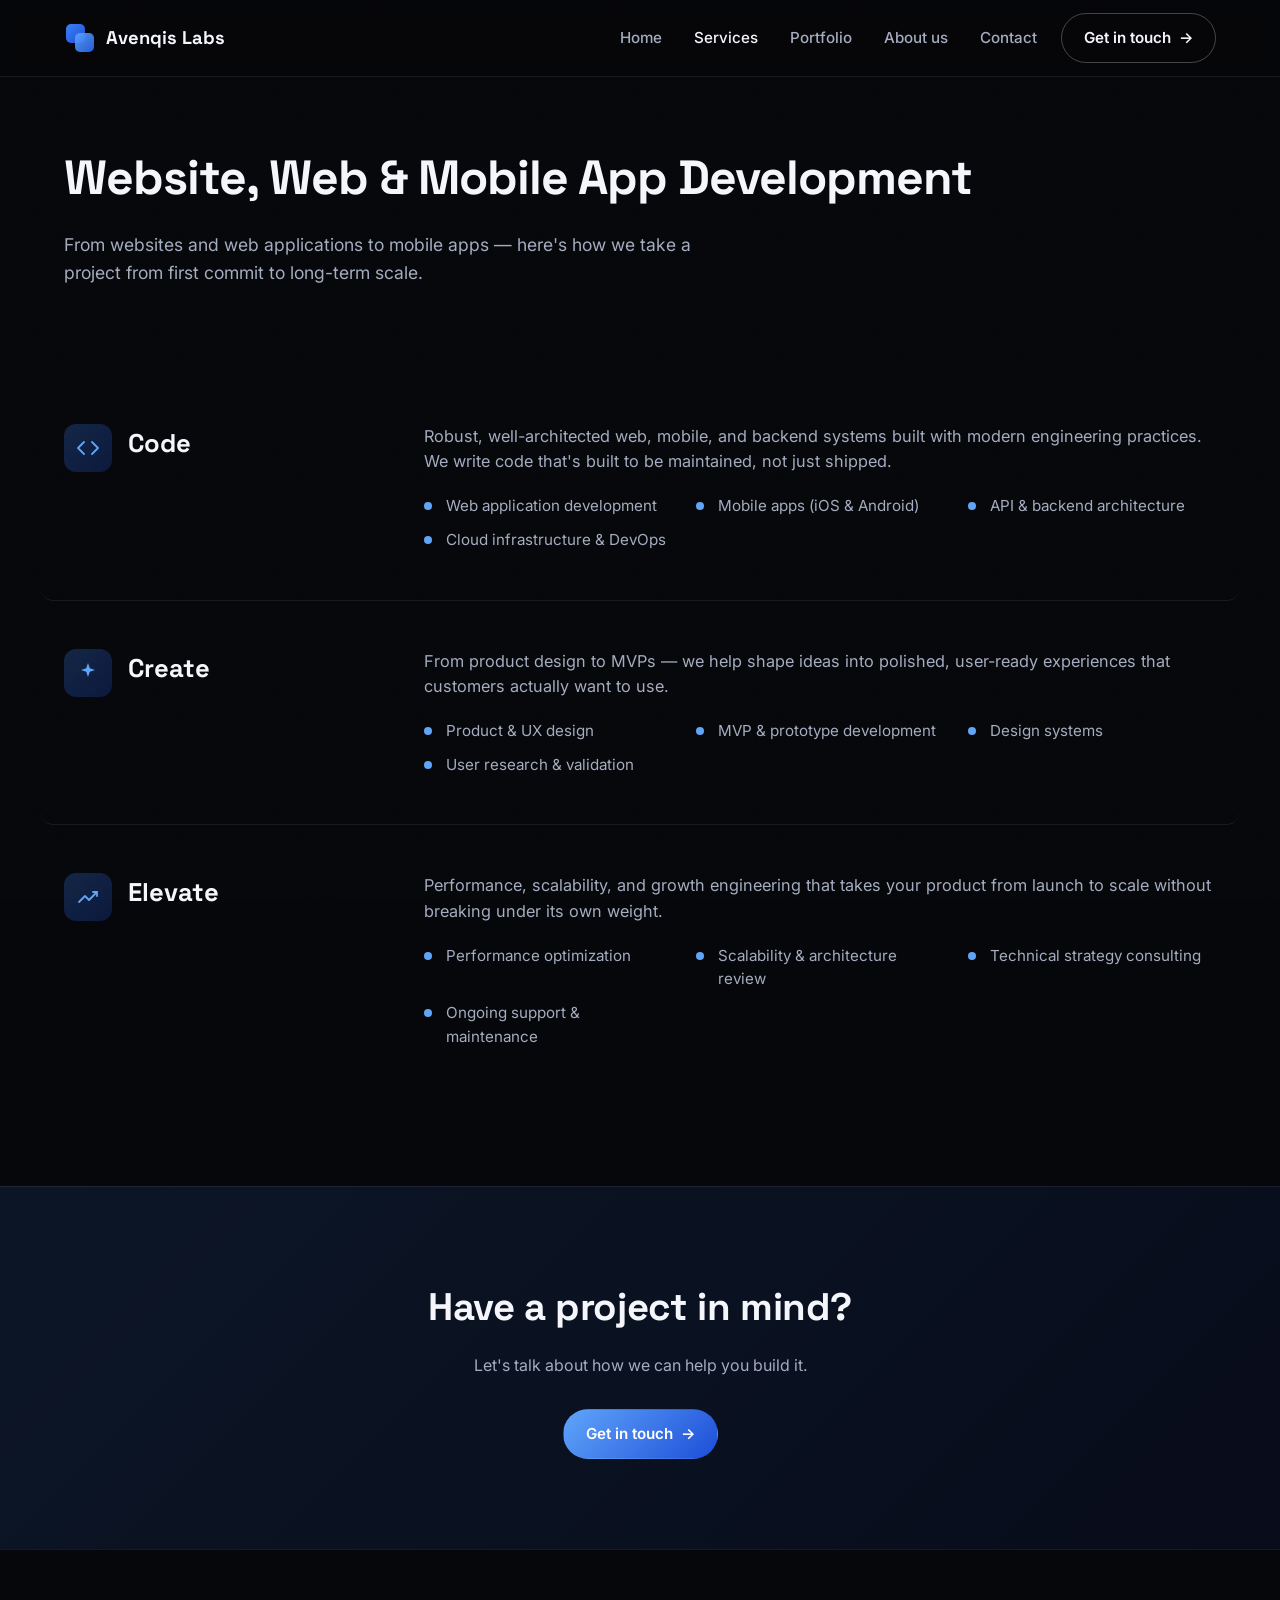
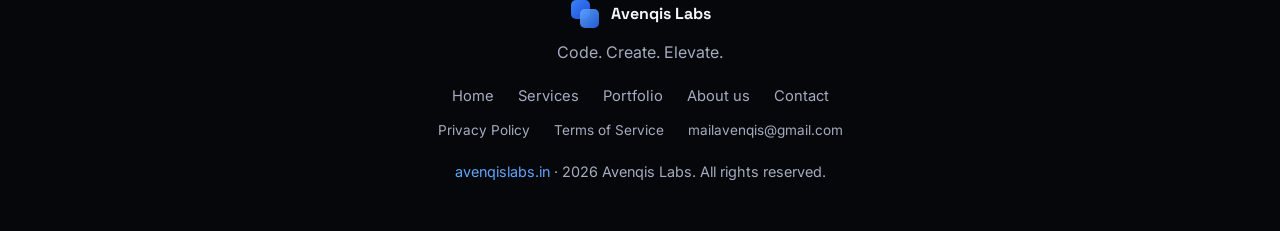
<file: services.html>
<!DOCTYPE html>
<html lang="en">
<head>
  <meta charset="UTF-8" />
  <meta name="viewport" content="width=device-width, initial-scale=1.0" />
  <title>Services — Website, Web &amp; Mobile App Development | Avenqis Labs</title>
  <meta name="description" content="Avenqis Labs builds websites, web applications, and mobile apps, plus the product design and growth engineering behind them." />
  <link rel="canonical" href="https://avenqislabs.in/services" />
  <link rel="icon" href="assets/logo-mark.svg" type="image/svg+xml" />
  <noscript><style>.reveal,.reveal-item{opacity:1!important;transform:none!important;}</style></noscript>
  <link rel="preconnect" href="https://fonts.googleapis.com">
  <link rel="preconnect" href="https://fonts.gstatic.com" crossorigin>
  <link href="https://fonts.googleapis.com/css2?family=Inter:wght@400;500;600;700;800&family=Space+Grotesk:wght@500;600;700&display=swap" rel="stylesheet">
  <link rel="stylesheet" href="css/base.css" />
  <link rel="stylesheet" href="css/services.css" />
</head>
<body data-page="services">

  <div id="site-header"></div>

  <main>
    <section class="page-header">
      <div class="container reveal">
        <h1>Website, Web &amp; Mobile App Development</h1>
        <p>From websites and web applications to mobile apps — here's how we take a project from first commit to long-term scale.</p>
      </div>
    </section>

    <section>
      <div class="container">
        <div class="service-detail reveal">
          <div class="service-detail-heading">
            <div class="card-icon"><svg viewBox="0 0 24 24"><path d="M8 6L2 12l6 6"/><path d="M16 6l6 6-6 6"/></svg></div>
            <h2>Code</h2>
          </div>
          <div class="service-detail-body">
            <p>
              Robust, well-architected web, mobile, and backend systems built
              with modern engineering practices. We write code that's built
              to be maintained, not just shipped.
            </p>
            <ul class="service-list">
              <li>Web application development</li>
              <li>Mobile apps (iOS &amp; Android)</li>
              <li>API &amp; backend architecture</li>
              <li>Cloud infrastructure &amp; DevOps</li>
            </ul>
          </div>
        </div>

        <div class="service-detail reveal">
          <div class="service-detail-heading">
            <div class="card-icon"><svg viewBox="0 0 24 24"><path d="M12 2l1.8 5.2L19 9l-5.2 1.8L12 16l-1.8-5.2L5 9l5.2-1.8L12 2z" fill="currentColor" stroke="none"/></svg></div>
            <h2>Create</h2>
          </div>
          <div class="service-detail-body">
            <p>
              From product design to MVPs — we help shape ideas into
              polished, user-ready experiences that customers actually want
              to use.
            </p>
            <ul class="service-list">
              <li>Product &amp; UX design</li>
              <li>MVP &amp; prototype development</li>
              <li>Design systems</li>
              <li>User research &amp; validation</li>
            </ul>
          </div>
        </div>

        <div class="service-detail reveal">
          <div class="service-detail-heading">
            <div class="card-icon"><svg viewBox="0 0 24 24"><path d="M3 17l6-6 4 4 8-8"/><path d="M17 7h4v4"/></svg></div>
            <h2>Elevate</h2>
          </div>
          <div class="service-detail-body">
            <p>
              Performance, scalability, and growth engineering that takes
              your product from launch to scale without breaking under its
              own weight.
            </p>
            <ul class="service-list">
              <li>Performance optimization</li>
              <li>Scalability &amp; architecture review</li>
              <li>Technical strategy consulting</li>
              <li>Ongoing support &amp; maintenance</li>
            </ul>
          </div>
        </div>
      </div>
    </section>

    <section class="contact-teaser">
      <div class="container reveal">
        <h2 class="section-title">Have a project in mind?</h2>
        <p>Let's talk about how we can help you build it.</p>
        <a href="/contact" class="btn btn-primary">Get in touch <span aria-hidden="true">&rarr;</span></a>
      </div>
    </section>
  </main>

  <div id="site-footer"></div>

  <script src="js/partials.js"></script>
  <script src="js/nav.js"></script>
  <script src="js/enhance.js"></script>
</body>
</html>
</file>
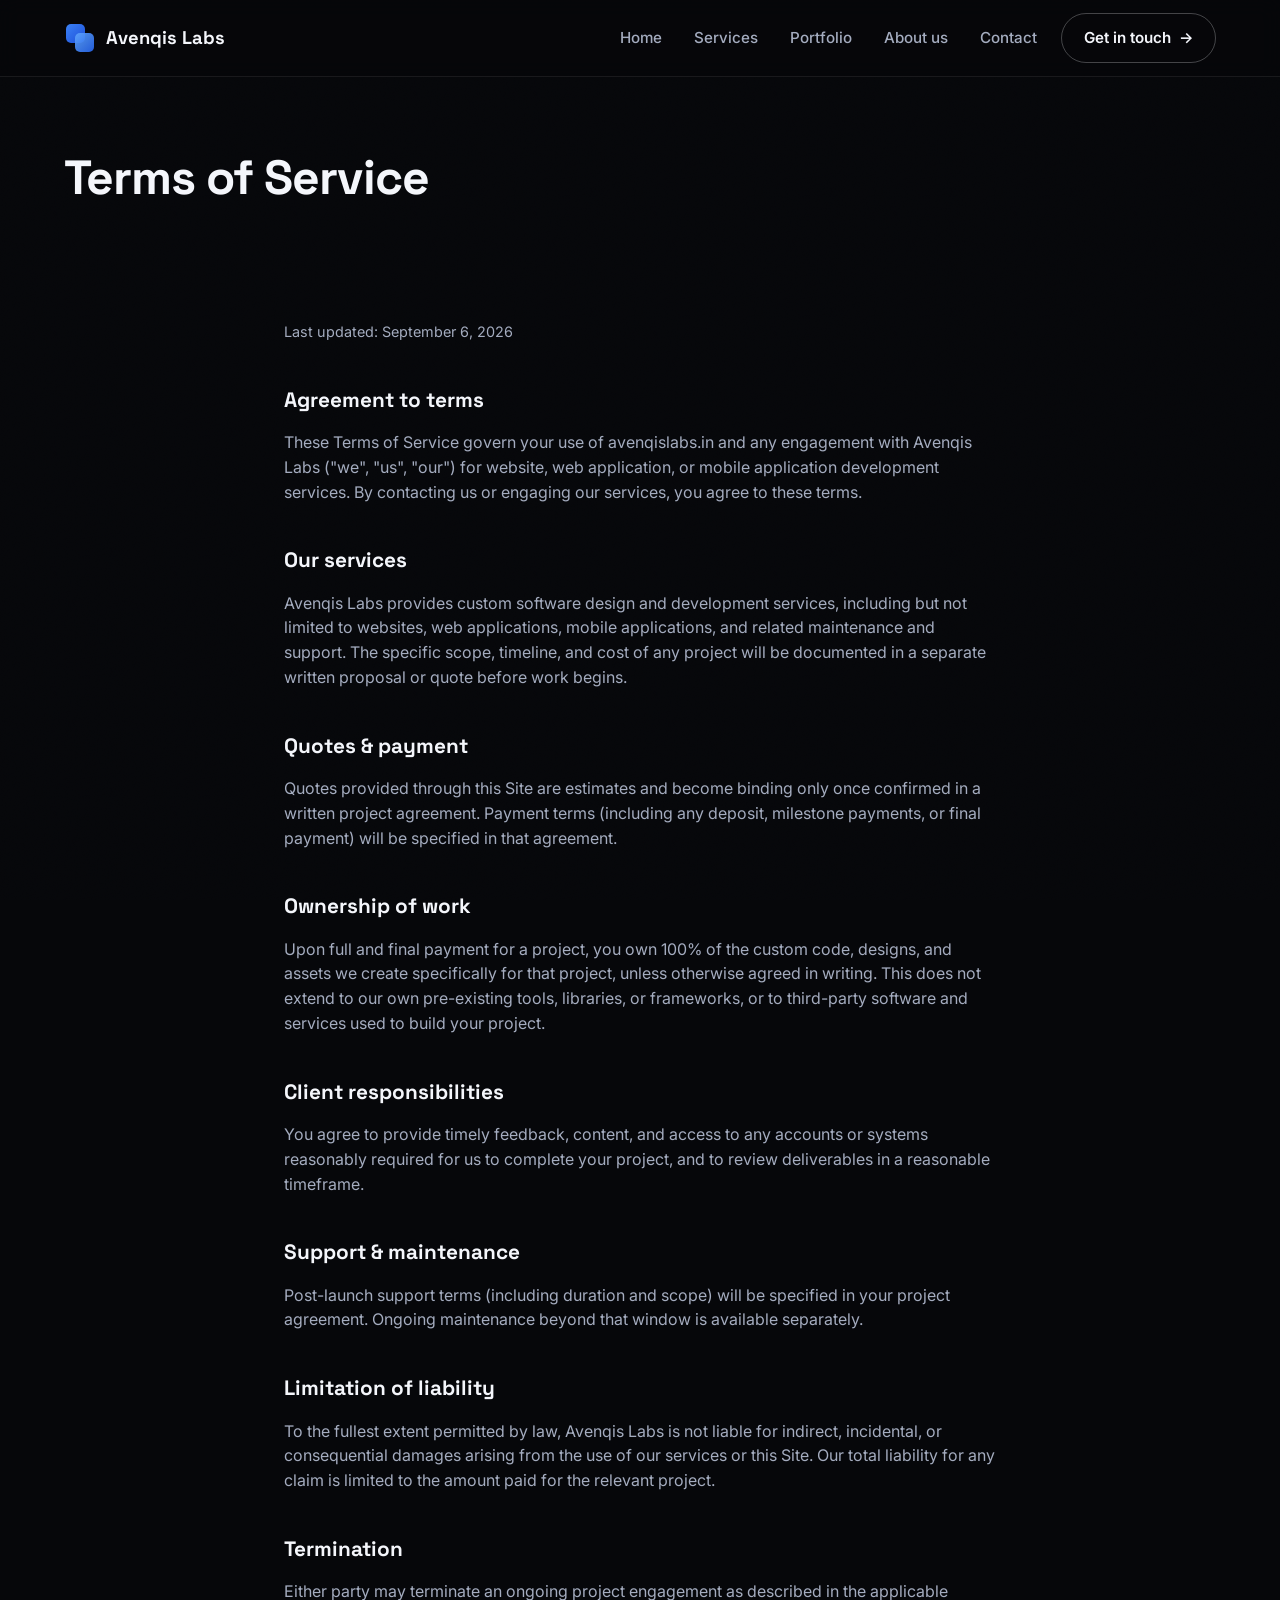
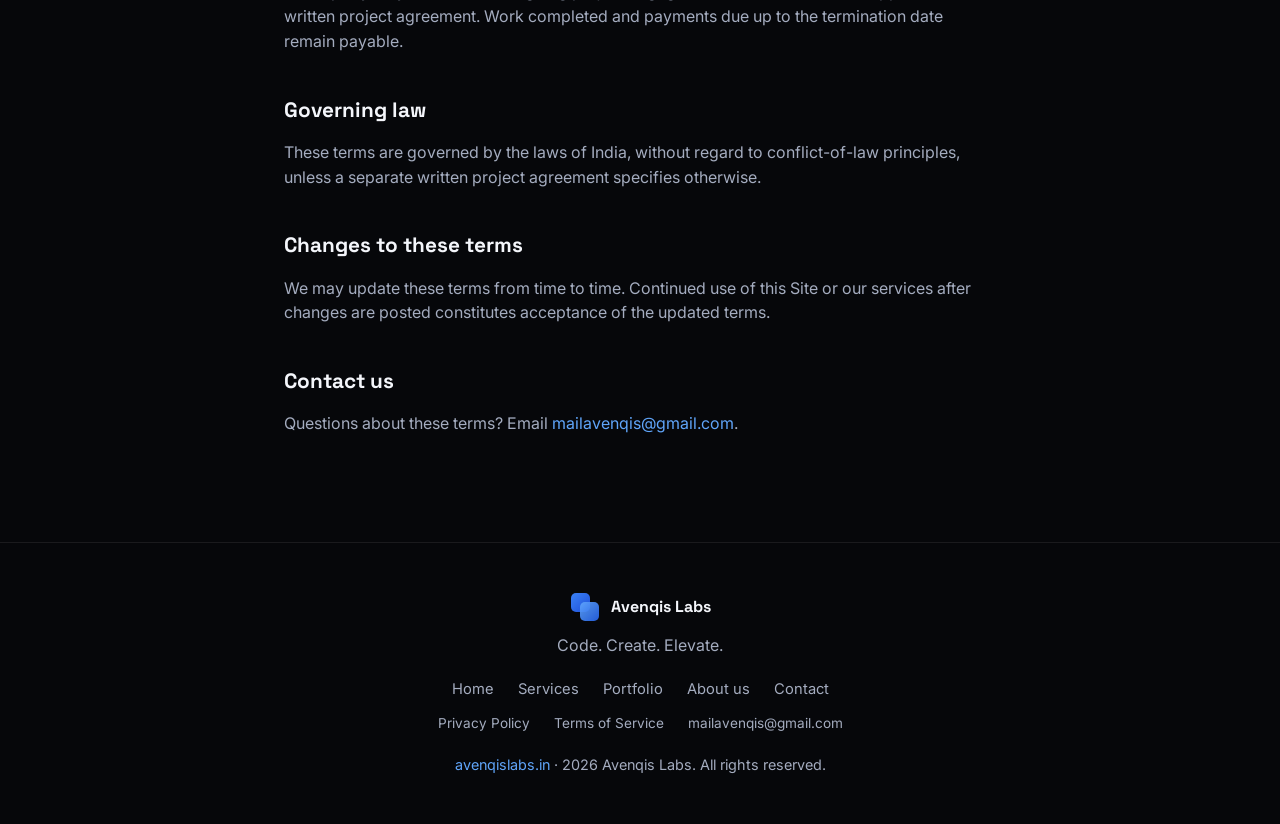
<file: terms.html>
<!DOCTYPE html>
<html lang="en">
<head>
  <meta charset="UTF-8" />
  <meta name="viewport" content="width=device-width, initial-scale=1.0" />
  <title>Terms of Service — Avenqis Labs</title>
  <meta name="description" content="Terms and conditions for engaging Avenqis Labs for software, website, and app development services." />
  <link rel="canonical" href="https://avenqislabs.in/terms" />
  <link rel="icon" href="assets/logo-mark.svg" type="image/svg+xml" />
  <noscript><style>.reveal,.reveal-item{opacity:1!important;transform:none!important;}</style></noscript>
  <link rel="preconnect" href="https://fonts.googleapis.com">
  <link rel="preconnect" href="https://fonts.gstatic.com" crossorigin>
  <link href="https://fonts.googleapis.com/css2?family=Inter:wght@400;500;600;700;800&family=Space+Grotesk:wght@500;600;700&display=swap" rel="stylesheet">
  <link rel="stylesheet" href="css/base.css" />
  <link rel="stylesheet" href="css/legal.css" />
</head>
<body data-page="terms">

  <div id="site-header"></div>

  <main>
    <section class="page-header">
      <div class="container">
        <h1>Terms of Service</h1>
      </div>
    </section>

    <section>
      <div class="container legal-content">
        <p class="legal-updated">Last updated: September 6, 2026</p>

        <h2>Agreement to terms</h2>
        <p>
          These Terms of Service govern your use of avenqislabs.in and any
          engagement with Avenqis Labs ("we", "us", "our") for website, web
          application, or mobile application development services. By
          contacting us or engaging our services, you agree to these terms.
        </p>

        <h2>Our services</h2>
        <p>
          Avenqis Labs provides custom software design and development
          services, including but not limited to websites, web
          applications, mobile applications, and related maintenance and
          support. The specific scope, timeline, and cost of any project
          will be documented in a separate written proposal or quote before
          work begins.
        </p>

        <h2>Quotes &amp; payment</h2>
        <p>
          Quotes provided through this Site are estimates and become
          binding only once confirmed in a written project agreement.
          Payment terms (including any deposit, milestone payments, or
          final payment) will be specified in that agreement.
        </p>

        <h2>Ownership of work</h2>
        <p>
          Upon full and final payment for a project, you own 100% of the
          custom code, designs, and assets we create specifically for
          that project, unless otherwise agreed in writing. This does not
          extend to our own pre-existing tools, libraries, or frameworks,
          or to third-party software and services used to build your
          project.
        </p>

        <h2>Client responsibilities</h2>
        <p>
          You agree to provide timely feedback, content, and access to
          any accounts or systems reasonably required for us to complete
          your project, and to review deliverables in a reasonable
          timeframe.
        </p>

        <h2>Support &amp; maintenance</h2>
        <p>
          Post-launch support terms (including duration and scope) will
          be specified in your project agreement. Ongoing maintenance
          beyond that window is available separately.
        </p>

        <h2>Limitation of liability</h2>
        <p>
          To the fullest extent permitted by law, Avenqis Labs is not
          liable for indirect, incidental, or consequential damages
          arising from the use of our services or this Site. Our total
          liability for any claim is limited to the amount paid for the
          relevant project.
        </p>

        <h2>Termination</h2>
        <p>
          Either party may terminate an ongoing project engagement as
          described in the applicable written project agreement. Work
          completed and payments due up to the termination date remain
          payable.
        </p>

        <h2>Governing law</h2>
        <p>
          These terms are governed by the laws of India, without regard
          to conflict-of-law principles, unless a separate written
          project agreement specifies otherwise.
        </p>

        <h2>Changes to these terms</h2>
        <p>
          We may update these terms from time to time. Continued use of
          this Site or our services after changes are posted constitutes
          acceptance of the updated terms.
        </p>

        <h2>Contact us</h2>
        <p>
          Questions about these terms? Email
          <a href="mailto:mailavenqis@gmail.com">mailavenqis@gmail.com</a>.
        </p>
      </div>
    </section>
  </main>

  <div id="site-footer"></div>

  <script src="js/partials.js"></script>
  <script src="js/nav.js"></script>
  <script src="js/enhance.js"></script>
</body>
</html>
</file>
<file: css/base.css>
:root {
  --bg: #06070a;
  --bg-elevated: #0b0e14;
  --border: rgba(255, 255, 255, 0.08);
  --text: #f4f6fb;
  --text-muted: #a4acbf;
  --blue: #3b82f6;
  --blue-light: #60a5fa;
  --blue-dark: #1d4ed8;
  --radius: 14px;
  --max-width: 1200px;
  --font: "Inter", system-ui, -apple-system, Segoe UI, sans-serif;
  --font-display: "Space Grotesk", var(--font);
  --ease: cubic-bezier(0.16, 1, 0.3, 1);
}

* { box-sizing: border-box; }

html { scroll-behavior: smooth; }

body {
  margin: 0;
  font-family: var(--font);
  background: var(--bg);
  color: var(--text);
  line-height: 1.55;
  position: relative;
}

/* Subtle grain texture for depth, sits above the background, below content */
body::before {
  content: "";
  position: fixed;
  inset: 0;
  z-index: 1;
  pointer-events: none;
  opacity: 0.035;
  mix-blend-mode: overlay;
  background-image: url("data:image/svg+xml,%3Csvg xmlns='http://www.w3.org/2000/svg' width='120' height='120'%3E%3Cfilter id='n'%3E%3CfeTurbulence type='fractalNoise' baseFrequency='0.9' numOctaves='2' stitchTiles='stitch'/%3E%3C/filter%3E%3Crect width='100%25' height='100%25' filter='url(%23n)'/%3E%3C/svg%3E");
}

img { max-width: 100%; display: block; }

a { color: inherit; text-decoration: none; }

h1, h2, h3, .brand-name {
  font-family: var(--font-display);
}

.container {
  max-width: var(--max-width);
  margin: 0 auto;
  padding: 0 24px;
  position: relative;
  z-index: 2;
}

/* Scroll progress bar */
#scrollProgress {
  position: fixed;
  top: 0;
  left: 0;
  height: 3px;
  width: 0%;
  background: linear-gradient(90deg, var(--blue-light), var(--blue-dark));
  z-index: 200;
  transition: width 0.1s ease-out;
}

/* Scroll-reveal */
.reveal {
  opacity: 0;
  transform: translateY(28px);
  transition: opacity 0.7s var(--ease), transform 0.7s var(--ease);
}
.reveal.in-view { opacity: 1; transform: none; }
.reveal-stagger.in-view .reveal-item {
  opacity: 1;
  transform: none;
}
.reveal-item {
  opacity: 0;
  transform: translateY(20px);
  transition: opacity 0.6s var(--ease), transform 0.6s var(--ease);
}
.reveal-stagger.in-view .reveal-item:nth-child(1) { transition-delay: 0.05s; }
.reveal-stagger.in-view .reveal-item:nth-child(2) { transition-delay: 0.12s; }
.reveal-stagger.in-view .reveal-item:nth-child(3) { transition-delay: 0.19s; }
.reveal-stagger.in-view .reveal-item:nth-child(4) { transition-delay: 0.26s; }
.reveal-stagger.in-view .reveal-item:nth-child(5) { transition-delay: 0.33s; }
.reveal-stagger.in-view .reveal-item:nth-child(6) { transition-delay: 0.4s; }
.reveal-stagger.in-view .reveal-item:nth-child(7) { transition-delay: 0.47s; }

@media (prefers-reduced-motion: reduce) {
  .reveal, .reveal-item, html { transition: none !important; scroll-behavior: auto !important; }
  .reveal, .reveal-item { opacity: 1; transform: none; }
}

/* Page header (independent of hero) */
.page-header {
  padding: 64px 0 0;
}
.page-header h1 {
  font-size: clamp(2.2rem, 4.5vw, 3rem);
  font-weight: 800;
  margin: 0 0 16px;
  letter-spacing: -0.02em;
}
.page-header p {
  color: var(--text-muted);
  font-size: 1.1rem;
  max-width: 640px;
  margin: 0;
}

/* Buttons */
.btn {
  display: inline-flex;
  align-items: center;
  gap: 8px;
  padding: 12px 22px;
  border-radius: 999px;
  font-weight: 600;
  font-size: 0.95rem;
  border: 1px solid transparent;
  cursor: pointer;
  transition: transform 0.25s var(--ease), box-shadow 0.25s var(--ease), background 0.25s var(--ease), border-color 0.25s var(--ease), color 0.25s var(--ease);
}
.btn:hover { transform: translateY(-2px); }
.btn:active { transform: translateY(0); }
.btn svg { transition: transform 0.25s var(--ease); }
.btn:hover svg { transform: translateX(3px); }

.btn-primary {
  background: linear-gradient(135deg, var(--blue-light), var(--blue-dark));
  color: #fff;
  box-shadow: 0 0 0 rgba(59, 130, 246, 0);
}
.btn-primary:hover {
  filter: brightness(1.08);
  box-shadow: 0 8px 30px -6px rgba(59, 130, 246, 0.55);
}

.btn-outline {
  border-color: rgba(255, 255, 255, 0.25);
  color: var(--text);
}
.btn-outline:hover {
  border-color: var(--blue-light);
  color: var(--blue-light);
  box-shadow: 0 0 0 1px rgba(96, 165, 250, 0.2), 0 8px 24px -8px rgba(59, 130, 246, 0.4);
}

.btn-ghost {
  color: var(--text-muted);
  padding-left: 4px;
  padding-right: 4px;
}
.btn-ghost:hover { color: var(--text); }

.btn:focus-visible,
.nav a:focus-visible,
.nav-toggle:focus-visible {
  outline: 2px solid var(--blue-light);
  outline-offset: 3px;
}

/* Header */
.site-header {
  position: sticky;
  top: 0;
  z-index: 50;
  background: rgba(6, 7, 10, 0.85);
  backdrop-filter: blur(10px);
  border-bottom: 1px solid var(--border);
}

.header-inner {
  display: flex;
  align-items: center;
  gap: 24px;
  height: 76px;
}

.brand {
  display: flex;
  align-items: center;
  gap: 10px;
  font-weight: 700;
  font-size: 1.15rem;
  margin-right: auto;
}
.brand-mark { width: 32px; height: 32px; transition: transform 0.3s var(--ease); }
.brand:hover .brand-mark { transform: rotate(-8deg) scale(1.06); }

.nav {
  display: flex;
  align-items: center;
  gap: 32px;
}
.nav a {
  color: var(--text-muted);
  font-weight: 500;
  font-size: 0.95rem;
  transition: color 0.2s ease;
}
.nav a:hover,
.nav a.active { color: var(--text); }

.header-cta { flex-shrink: 0; }

.nav-toggle {
  display: none;
  flex-direction: column;
  gap: 5px;
  background: none;
  border: none;
  cursor: pointer;
  padding: 8px;
}
.nav-toggle span {
  width: 22px;
  height: 2px;
  background: var(--text);
  border-radius: 2px;
  transition: transform 0.3s var(--ease), opacity 0.2s ease;
}
.nav-toggle[aria-expanded="true"] span:nth-child(1) { transform: translateY(7px) rotate(45deg); }
.nav-toggle[aria-expanded="true"] span:nth-child(2) { opacity: 0; }
.nav-toggle[aria-expanded="true"] span:nth-child(3) { transform: translateY(-7px) rotate(-45deg); }

/* Shared section layout */
section { padding: 90px 0; }

.section-title {
  font-size: clamp(1.8rem, 3vw, 2.4rem);
  font-weight: 800;
  margin: 0 0 12px;
  letter-spacing: -0.01em;
}
.section-sub {
  color: var(--text-muted);
  font-size: 1.05rem;
  margin: 0 0 48px;
}

/* Cards (used on home teaser + full services page) */
.cards {
  display: grid;
  grid-template-columns: repeat(auto-fit, minmax(240px, 1fr));
  gap: 24px;
}

.card {
  position: relative;
  background: rgba(255, 255, 255, 0.03);
  border: 1px solid var(--border);
  border-radius: var(--radius);
  padding: 32px 28px;
  overflow: hidden;
  transition: border-color 0.3s var(--ease), transform 0.3s var(--ease), box-shadow 0.3s var(--ease);
}
.card::before {
  content: "";
  position: absolute;
  inset: 0;
  background: radial-gradient(240px circle at var(--mx, 50%) var(--my, 0%), rgba(96, 165, 250, 0.12), transparent 70%);
  opacity: 0;
  transition: opacity 0.3s ease;
  pointer-events: none;
}
.card:hover::before { opacity: 1; }
.card:hover {
  border-color: rgba(59, 130, 246, 0.5);
  transform: translateY(-6px);
  box-shadow: 0 20px 40px -20px rgba(0, 0, 0, 0.5);
}

.card-icon {
  width: 48px;
  height: 48px;
  border-radius: 12px;
  display: flex;
  align-items: center;
  justify-content: center;
  font-weight: 700;
  background: linear-gradient(135deg, rgba(59, 130, 246, 0.25), rgba(29, 78, 216, 0.25));
  color: var(--blue-light);
  margin-bottom: 18px;
  transition: transform 0.3s var(--ease);
}
.card-icon svg { width: 24px; height: 24px; stroke: currentColor; fill: none; stroke-width: 1.8; stroke-linecap: round; stroke-linejoin: round; }
.card:hover .card-icon { transform: scale(1.08) rotate(-4deg); }

.card h3 { margin: 0 0 10px; font-size: 1.2rem; }
.card p { margin: 0; color: var(--text-muted); font-size: 0.97rem; }

/* Portfolio visual mockups (used on home + portfolio) */
.portfolio-visual svg,
.portfolio-mini-visual svg {
  width: 90%;
  height: 90%;
  display: block;
}

/* Concept/demo badge (used on home + portfolio) */
.concept-badge {
  display: inline-block;
  align-self: flex-start;
  padding: 4px 10px;
  border-radius: 999px;
  background: rgba(255, 255, 255, 0.08);
  color: var(--text-muted);
  font-size: 0.72rem;
  font-weight: 600;
  text-transform: uppercase;
  letter-spacing: 0.04em;
  margin-bottom: 10px;
}

/* Real/delivered project badge (used on home + portfolio) */
.real-badge {
  display: inline-block;
  align-self: flex-start;
  padding: 4px 10px;
  border-radius: 999px;
  background: linear-gradient(135deg, var(--blue-light), var(--blue-dark));
  color: #fff;
  font-size: 0.72rem;
  font-weight: 600;
  text-transform: uppercase;
  letter-spacing: 0.04em;
  margin-bottom: 10px;
}

/* Stat blocks (used on home + about) */
.stat {
  border: 1px solid var(--border);
  border-radius: var(--radius);
  padding: 22px;
  background: rgba(255, 255, 255, 0.03);
  transition: border-color 0.3s var(--ease), transform 0.3s var(--ease);
}
.stat:hover { border-color: rgba(59, 130, 246, 0.5); transform: translateY(-3px); }
.stat-num {
  display: block;
  font-size: 1.4rem;
  font-weight: 800;
  color: var(--blue-light);
  margin-bottom: 6px;
}
.stat-label { color: var(--text-muted); font-size: 0.92rem; }

/* Contact teaser banner (used on multiple pages) */
.contact-teaser {
  background: linear-gradient(135deg, rgba(59, 130, 246, 0.12), rgba(29, 78, 216, 0.08));
  border-top: 1px solid var(--border);
  text-align: center;
}
.contact-teaser h2 { margin-bottom: 16px; }
.contact-teaser p { color: var(--text-muted); margin: 0 0 32px; }

/* Footer */
.site-footer {
  border-top: 1px solid var(--border);
  padding: 48px 0;
}
.footer-inner { text-align: center; }
.footer-brand {
  display: inline-flex;
  align-items: center;
  gap: 10px;
  font-weight: 700;
  margin-bottom: 10px;
}
.footer-tagline { color: var(--text-muted); margin: 0 0 20px; }
.footer-nav {
  display: flex;
  justify-content: center;
  gap: 24px;
  margin-bottom: 20px;
  flex-wrap: wrap;
}
.footer-nav a { color: var(--text-muted); font-size: 0.92rem; }
.footer-nav a:hover { color: var(--text); }
.footer-nav-legal { margin-top: -8px; font-size: 0.85rem; }
.footer-nav-legal a { font-size: 0.85rem; }
.footer-meta { color: var(--text-muted); font-size: 0.9rem; margin: 0; }
.footer-meta a { color: var(--blue-light); }

/* Responsive */
@media (max-width: 860px) {
  .nav {
    position: absolute;
    top: 76px;
    left: 0;
    right: 0;
    z-index: 10;
    background: var(--bg);
    border-bottom: 1px solid var(--border);
    flex-direction: column;
    align-items: flex-start;
    gap: 0;
    padding: 0 24px;
    max-height: 0;
    overflow: hidden;
    opacity: 0;
    display: flex;
    transition: max-height 0.35s var(--ease), opacity 0.25s ease, padding 0.35s var(--ease);
  }
  .nav.open {
    max-height: 400px;
    opacity: 1;
    padding: 8px 24px 16px;
  }
  .nav a {
    width: 100%;
    padding: 12px 0;
    border-bottom: 1px solid rgba(255, 255, 255, 0.05);
  }
  .nav a:last-child { border-bottom: none; }
  .header-cta { display: none; }
  .nav-toggle { display: flex; }
  .hide-mobile { display: none; }
}
</file>
<file: css/home.css>
/* Hero */
.hero {
  position: relative;
  overflow: hidden;
  padding: 120px 0 90px;
}
.hero-glow {
  position: absolute;
  inset: -20% -10% auto -10%;
  height: 600px;
  background: radial-gradient(60% 60% at 30% 20%, rgba(59, 130, 246, 0.35), transparent 70%),
              radial-gradient(50% 50% at 80% 10%, rgba(37, 99, 235, 0.25), transparent 70%);
  pointer-events: none;
  animation: heroDrift 18s ease-in-out infinite;
}
@keyframes heroDrift {
  0%, 100% { transform: translate(0, 0) scale(1); }
  50% { transform: translate(2%, 3%) scale(1.05); }
}
.hero-inner { position: relative; z-index: 1; max-width: 900px; }

.hero-floaters {
  position: absolute;
  inset: 0;
  z-index: 1;
  pointer-events: none;
  display: none;
}
.floater-chip {
  position: absolute;
  display: flex;
  align-items: center;
  gap: 8px;
  padding: 10px 16px;
  border-radius: 999px;
  background: rgba(11, 14, 20, 0.7);
  border: 1px solid rgba(255, 255, 255, 0.12);
  backdrop-filter: blur(8px);
  font-size: 0.85rem;
  font-weight: 600;
  color: var(--text);
  box-shadow: 0 12px 30px -12px rgba(0, 0, 0, 0.6);
  animation: floatBob 6s ease-in-out infinite;
}
.floater-chip svg { width: 16px; height: 16px; stroke: var(--blue-light); fill: none; stroke-width: 2; stroke-linecap: round; stroke-linejoin: round; }
.floater-chip.chip-1 { top: 8%; right: 6%; animation-delay: 0s; }
.floater-chip.chip-2 { top: 42%; right: 16%; animation-delay: 1.5s; }
.floater-chip.chip-3 { top: 74%; right: 2%; animation-delay: 3s; }
@keyframes floatBob {
  0%, 100% { transform: translateY(0); }
  50% { transform: translateY(-14px); }
}

@media (min-width: 1100px) {
  .hero-floaters { display: block; }
}

@media (prefers-reduced-motion: reduce) {
  .hero-glow, .floater-chip { animation: none; }
}

.hero-kicker {
  display: inline-block;
  padding: 6px 16px;
  border: 1px solid rgba(96, 165, 250, 0.35);
  border-radius: 999px;
  background: rgba(59, 130, 246, 0.08);
  color: var(--blue-light);
  font-size: 0.85rem;
  font-weight: 600;
  letter-spacing: 0.02em;
  margin-bottom: 20px;
}

.hero h1 {
  font-size: clamp(2.4rem, 5vw, 3.6rem);
  font-weight: 800;
  line-height: 1.12;
  margin: 0 0 24px;
  letter-spacing: -0.02em;
}

.hero-sub {
  font-size: 1.15rem;
  color: var(--text-muted);
  max-width: 640px;
  margin: 0 0 36px;
}

.hero-actions {
  display: flex;
  align-items: center;
  gap: 20px;
  flex-wrap: wrap;
}

/* Trust strip */
.trust-strip { padding: 32px 0; }
.trust-strip-inner {
  display: flex;
  flex-wrap: wrap;
  justify-content: center;
  gap: 20px 40px;
}
.trust-item {
  display: flex;
  align-items: center;
  gap: 10px;
  color: var(--text-muted);
  font-size: 0.95rem;
  font-weight: 500;
}
.trust-icon {
  display: inline-flex;
  align-items: center;
  justify-content: center;
  width: 22px;
  height: 22px;
  border-radius: 50%;
  background: rgba(59, 130, 246, 0.15);
  color: var(--blue-light);
  font-size: 0.75rem;
  flex-shrink: 0;
}

/* Services teaser */
.services-teaser { background: var(--bg-elevated); border-top: 1px solid var(--border); border-bottom: 1px solid var(--border); }

.section-link {
  display: inline-flex;
  align-items: center;
  gap: 8px;
  margin-top: 32px;
  color: var(--blue-light);
  font-weight: 600;
}
.section-link:hover { color: var(--blue); }

/* About teaser */
.about-teaser-inner {
  display: grid;
  grid-template-columns: 1.4fr 1fr;
  gap: 48px;
  align-items: start;
}
.about-teaser-inner p { color: var(--text-muted); font-size: 1.05rem; }
.about-teaser-stats {
  display: flex;
  flex-direction: column;
  gap: 24px;
}

/* Industries */
.industry-grid {
  display: grid;
  grid-template-columns: repeat(auto-fit, minmax(180px, 1fr));
  gap: 20px;
}
.industry-item {
  display: flex;
  align-items: center;
  gap: 14px;
  padding: 18px 20px;
  border: 1px solid var(--border);
  border-radius: var(--radius);
  background: rgba(255, 255, 255, 0.03);
  font-weight: 500;
  font-size: 0.95rem;
  transition: border-color 0.3s var(--ease), transform 0.3s var(--ease);
}
.industry-item:hover {
  border-color: rgba(59, 130, 246, 0.5);
  transform: translateY(-3px);
}
.industry-item .card-icon { margin-bottom: 0; flex-shrink: 0; }

/* Process */
.process { background: var(--bg-elevated); border-top: 1px solid var(--border); border-bottom: 1px solid var(--border); }
.process-steps {
  display: grid;
  grid-template-columns: repeat(auto-fit, minmax(180px, 1fr));
  gap: 24px;
}
.process-step {
  padding: 28px 24px;
  border: 1px solid var(--border);
  border-radius: var(--radius);
  background: rgba(255, 255, 255, 0.03);
  transition: border-color 0.3s var(--ease), transform 0.3s var(--ease);
}
.process-step:hover {
  border-color: rgba(59, 130, 246, 0.5);
  transform: translateY(-4px);
}
.process-num {
  display: inline-flex;
  align-items: center;
  justify-content: center;
  width: 36px;
  height: 36px;
  border-radius: 50%;
  background: linear-gradient(135deg, var(--blue-light), var(--blue-dark));
  color: #fff;
  font-weight: 700;
  margin-bottom: 16px;
}
.process-step h3 { margin: 0 0 8px; font-size: 1.1rem; }
.process-step p { margin: 0; color: var(--text-muted); font-size: 0.92rem; }

/* Portfolio preview */
.portfolio-mini-card { display: flex; flex-direction: column; }
.portfolio-mini-visual {
  width: 100%;
  height: 120px;
  border-radius: 10px;
  display: flex;
  align-items: center;
  justify-content: center;
  margin-bottom: 16px;
}
.portfolio-mini-card h3 { margin: 0 0 6px; }
.portfolio-mini-card p { margin: 0; }

/* Pricing */
.pricing-inner { max-width: 720px; text-align: center; }
.pricing-inner .section-sub { margin-bottom: 32px; }

/* FAQ */
.faq-inner { max-width: 800px; }
.faq-item {
  border: 1px solid var(--border);
  border-radius: var(--radius);
  padding: 18px 22px;
  margin-bottom: 14px;
  background: rgba(255, 255, 255, 0.03);
}
.faq-item summary {
  cursor: pointer;
  font-weight: 600;
  font-size: 1.02rem;
  list-style: none;
  position: relative;
  padding-right: 28px;
}
.faq-item summary::-webkit-details-marker { display: none; }
.faq-item summary::after {
  content: "+";
  position: absolute;
  right: 0;
  top: 0;
  color: var(--blue-light);
  font-size: 1.3rem;
  line-height: 1;
}
.faq-item[open] summary::after { content: "\2212"; }
.faq-item p {
  margin: 14px 0 0;
  color: var(--text-muted);
  font-size: 0.96rem;
}

@media (max-width: 860px) {
  .about-teaser-inner { grid-template-columns: 1fr; }
}
</file>
<file: css/about.css>
.about-mission { max-width: 760px; }
.about-mission p {
  color: var(--text-muted);
  font-size: 1.08rem;
}

.about-stats-grid {
  display: grid;
  grid-template-columns: repeat(auto-fit, minmax(200px, 1fr));
  gap: 20px;
  margin-top: 48px;
}

.values-section { background: var(--bg-elevated); border-top: 1px solid var(--border); border-bottom: 1px solid var(--border); }

.values-grid {
  display: grid;
  grid-template-columns: repeat(auto-fit, minmax(220px, 1fr));
  gap: 24px;
}
.value-item {
  padding: 24px;
  border: 1px solid var(--border);
  border-radius: var(--radius);
  background: rgba(255, 255, 255, 0.03);
  transition: border-color 0.3s var(--ease), transform 0.3s var(--ease);
}
.value-item:hover { border-color: rgba(59, 130, 246, 0.5); transform: translateY(-3px); }
.value-item h3 { font-size: 1.1rem; margin: 0 0 8px; }
.value-item p { color: var(--text-muted); font-size: 0.95rem; margin: 0; }
</file>
<file: css/contact.css>
.contact-layout {
  display: grid;
  grid-template-columns: 1fr 1fr;
  gap: 56px;
  align-items: start;
}

.contact-info { color: var(--text-muted); }
.contact-info h2 { color: var(--text); font-size: 1.3rem; margin: 0 0 16px; }
.contact-info-item { margin-bottom: 20px; }
.contact-info-item span { display: block; font-size: 0.85rem; text-transform: uppercase; letter-spacing: 0.05em; color: var(--text-muted); margin-bottom: 4px; }
.contact-info-item a,
.contact-info-item p { color: var(--text); margin: 0; font-size: 1.02rem; }

.contact-form {
  display: flex;
  flex-direction: column;
  gap: 16px;
}
.form-row {
  display: grid;
  grid-template-columns: 1fr 1fr;
  gap: 16px;
}
.contact-form input,
.contact-form textarea {
  width: 100%;
  padding: 14px 16px;
  border-radius: 10px;
  border: 1px solid var(--border);
  background: rgba(255, 255, 255, 0.03);
  color: var(--text);
  font-family: inherit;
  font-size: 0.97rem;
  resize: vertical;
}
.contact-form input::placeholder,
.contact-form textarea::placeholder { color: var(--text-muted); }
.contact-form input:focus,
.contact-form textarea:focus {
  outline: none;
  border-color: var(--blue);
}
.contact-form .btn { align-self: flex-start; }
.form-success { color: var(--blue-light); font-weight: 600; }
.form-note { color: var(--text-muted); font-size: 0.88rem; margin: 0; }
.form-error { color: #f87171; font-size: 0.92rem; margin: 0; }
.form-error a { color: #f87171; text-decoration: underline; }

@media (max-width: 860px) {
  .contact-layout { grid-template-columns: 1fr; }
  .form-row { grid-template-columns: 1fr; }
}
</file>
<file: css/portfolio.css>
.portfolio-disclaimer {
  max-width: 720px;
  margin: 0 auto 8px;
  padding: 14px 20px;
  border: 1px solid var(--border);
  border-radius: var(--radius);
  background: rgba(255, 255, 255, 0.03);
  color: var(--text-muted);
  font-size: 0.92rem;
  text-align: center;
}

.portfolio-grid {
  display: grid;
  grid-template-columns: repeat(auto-fit, minmax(300px, 1fr));
  gap: 28px;
}

.portfolio-card {
  border: 1px solid var(--border);
  border-radius: var(--radius);
  background: rgba(255, 255, 255, 0.03);
  overflow: hidden;
  display: flex;
  flex-direction: column;
  transition: border-color 0.3s var(--ease), transform 0.3s var(--ease), box-shadow 0.3s var(--ease);
}
.portfolio-card:hover {
  border-color: rgba(59, 130, 246, 0.5);
  transform: translateY(-6px);
  box-shadow: 0 20px 40px -20px rgba(0, 0, 0, 0.5);
}

.portfolio-visual {
  height: 180px;
  display: flex;
  align-items: center;
  justify-content: center;
}

.portfolio-body { padding: 26px 26px 28px; }

.portfolio-body h2 { margin: 0 0 8px; font-size: 1.3rem; }
.portfolio-tagline { color: var(--blue-light); font-size: 0.9rem; font-weight: 600; margin: 0 0 12px; }
.portfolio-body p.portfolio-desc { color: var(--text-muted); font-size: 0.96rem; margin: 0 0 18px; }

.portfolio-body h3 {
  font-size: 0.78rem;
  text-transform: uppercase;
  letter-spacing: 0.05em;
  color: var(--text-muted);
  margin: 0 0 10px;
}

.portfolio-body ul {
  list-style: none;
  margin: 0 0 20px;
  padding: 0;
}
.portfolio-body ul li {
  color: var(--text-muted);
  font-size: 0.92rem;
  padding-left: 20px;
  position: relative;
  margin-bottom: 6px;
}
.portfolio-body ul li::before {
  content: "";
  position: absolute;
  left: 0;
  top: 8px;
  width: 7px;
  height: 7px;
  border-radius: 50%;
  background: var(--blue-light);
}

.tech-tags {
  display: flex;
  flex-wrap: wrap;
  gap: 8px;
}
.tech-tag {
  padding: 5px 12px;
  border-radius: 999px;
  background: rgba(59, 130, 246, 0.12);
  color: var(--blue-light);
  font-size: 0.8rem;
  font-weight: 500;
}

.portfolio-link {
  display: inline-flex;
  align-items: center;
  gap: 6px;
  color: var(--blue-light);
  font-weight: 600;
  font-size: 0.92rem;
}
.portfolio-link:hover { color: var(--blue); }
</file>
<file: css/legal.css>
.legal-content {
  max-width: 760px;
  color: var(--text-muted);
  font-size: 1rem;
}
.legal-content h2 {
  color: var(--text);
  font-size: 1.3rem;
  margin: 40px 0 14px;
}
.legal-content h2:first-child { margin-top: 0; }
.legal-content p { margin: 0 0 16px; }
.legal-content ul { margin: 0 0 16px; padding-left: 20px; }
.legal-content li { margin-bottom: 8px; }
.legal-content a { color: var(--blue-light); }
.legal-updated {
  color: var(--text-muted);
  font-size: 0.9rem;
  margin-bottom: 32px;
}
</file>
<file: css/services.css>
.service-detail {
  display: grid;
  grid-template-columns: 320px 1fr;
  gap: 40px;
  padding: 48px 24px;
  margin: 0 -24px;
  border-bottom: 1px solid var(--border);
  border-radius: var(--radius);
  transition: background 0.3s var(--ease);
}
.service-detail:last-child { border-bottom: none; }
.service-detail:hover { background: rgba(255, 255, 255, 0.02); }
.service-detail:hover .card-icon { transform: scale(1.08) rotate(-4deg); }

.service-detail-heading { display: flex; align-items: flex-start; gap: 16px; }
.service-detail-heading h2 { margin: 0; font-size: 1.6rem; }

.service-detail-body p {
  color: var(--text-muted);
  font-size: 1.02rem;
  margin: 0 0 20px;
}

.service-list {
  list-style: none;
  margin: 0;
  padding: 0;
  display: grid;
  grid-template-columns: repeat(auto-fit, minmax(200px, 1fr));
  gap: 10px 24px;
}
.service-list li {
  color: var(--text-muted);
  font-size: 0.95rem;
  padding-left: 22px;
  position: relative;
}
.service-list li::before {
  content: "";
  position: absolute;
  left: 0;
  top: 8px;
  width: 8px;
  height: 8px;
  border-radius: 50%;
  background: var(--blue-light);
}

@media (max-width: 720px) {
  .service-detail { grid-template-columns: 1fr; }
}
</file>
